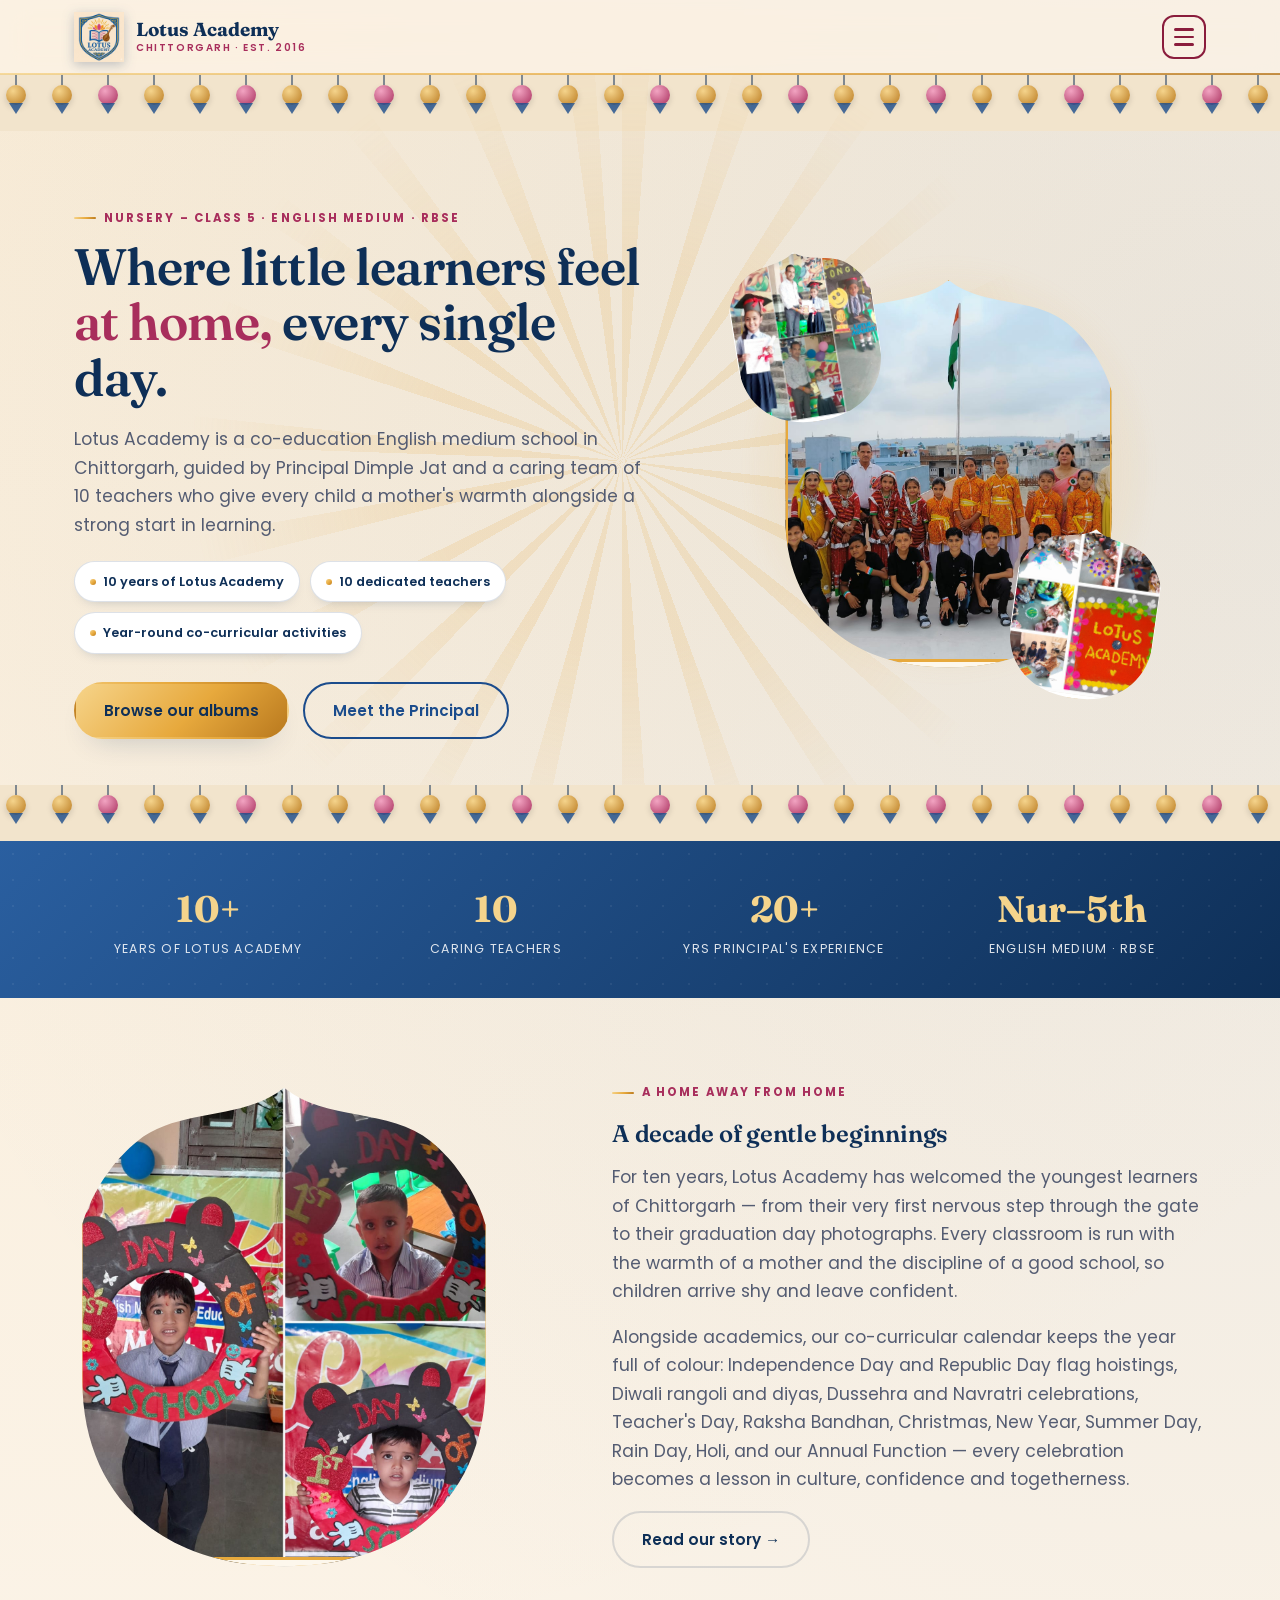
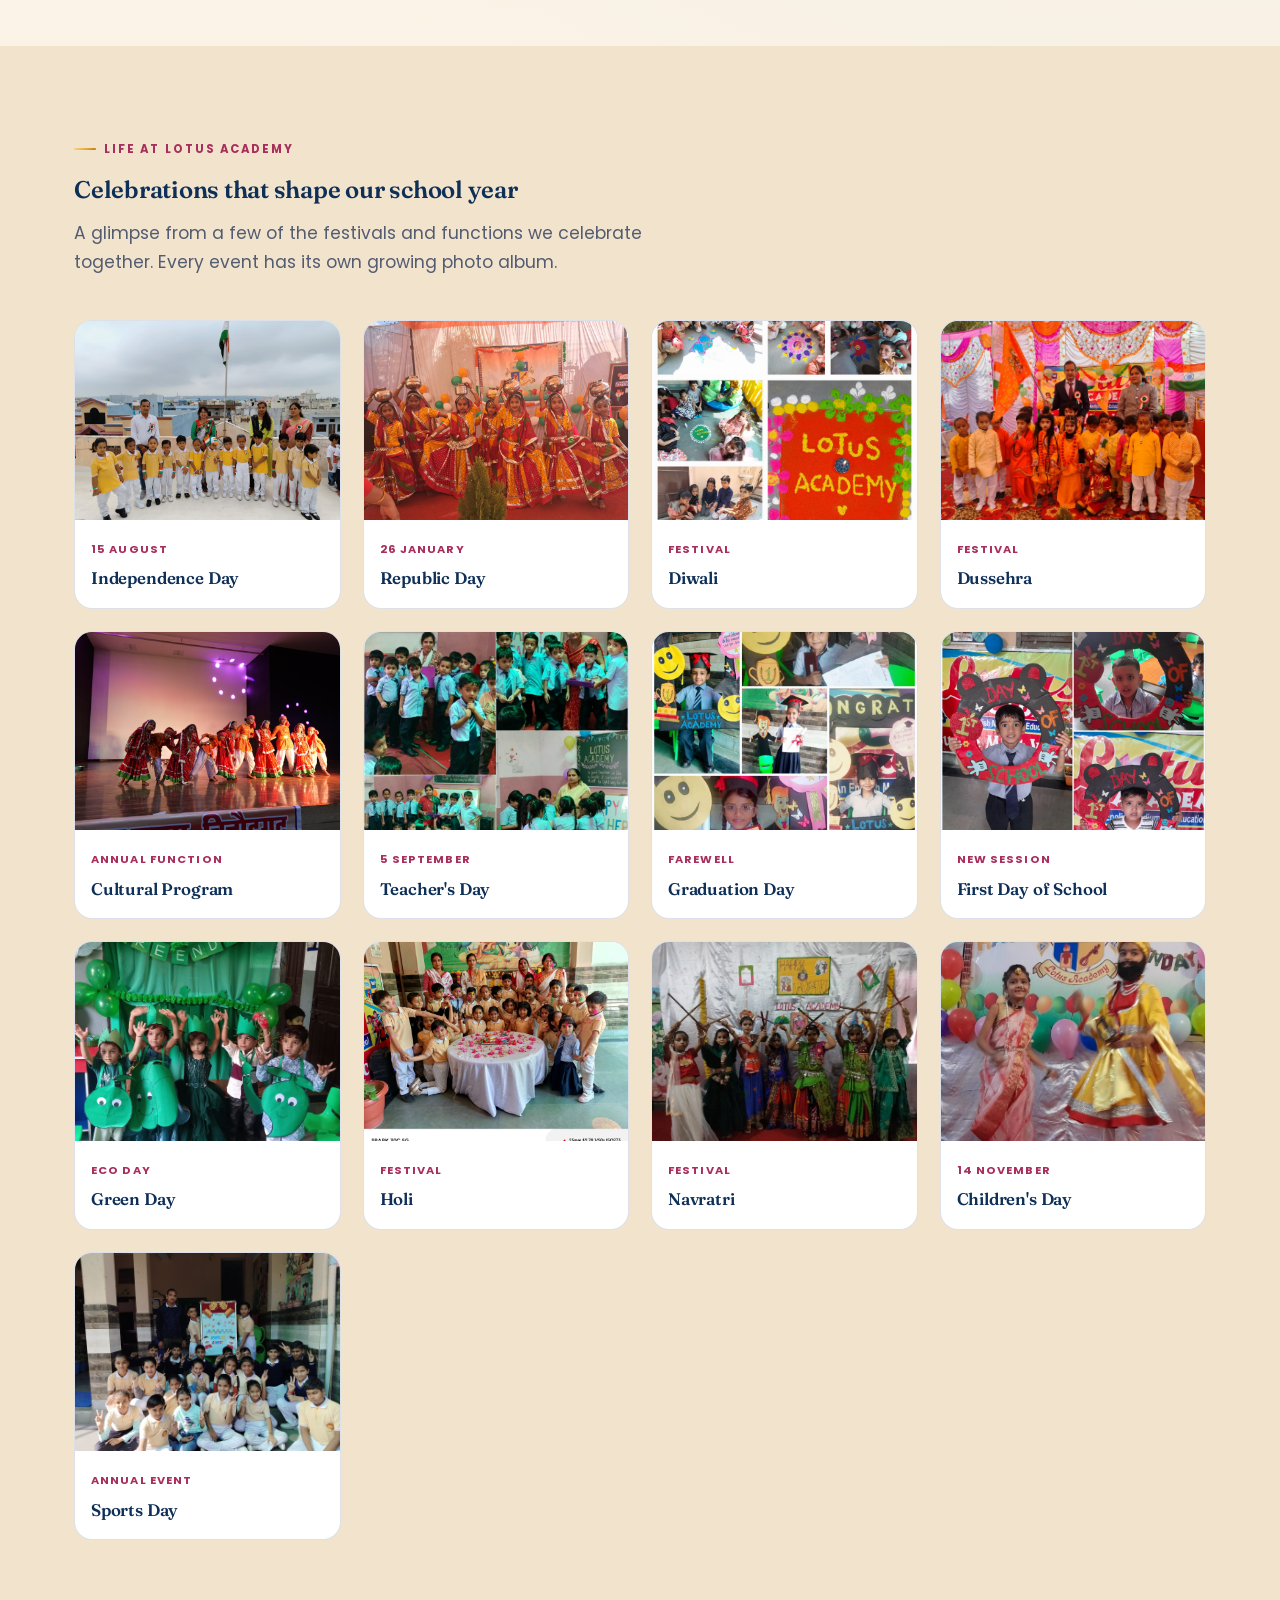
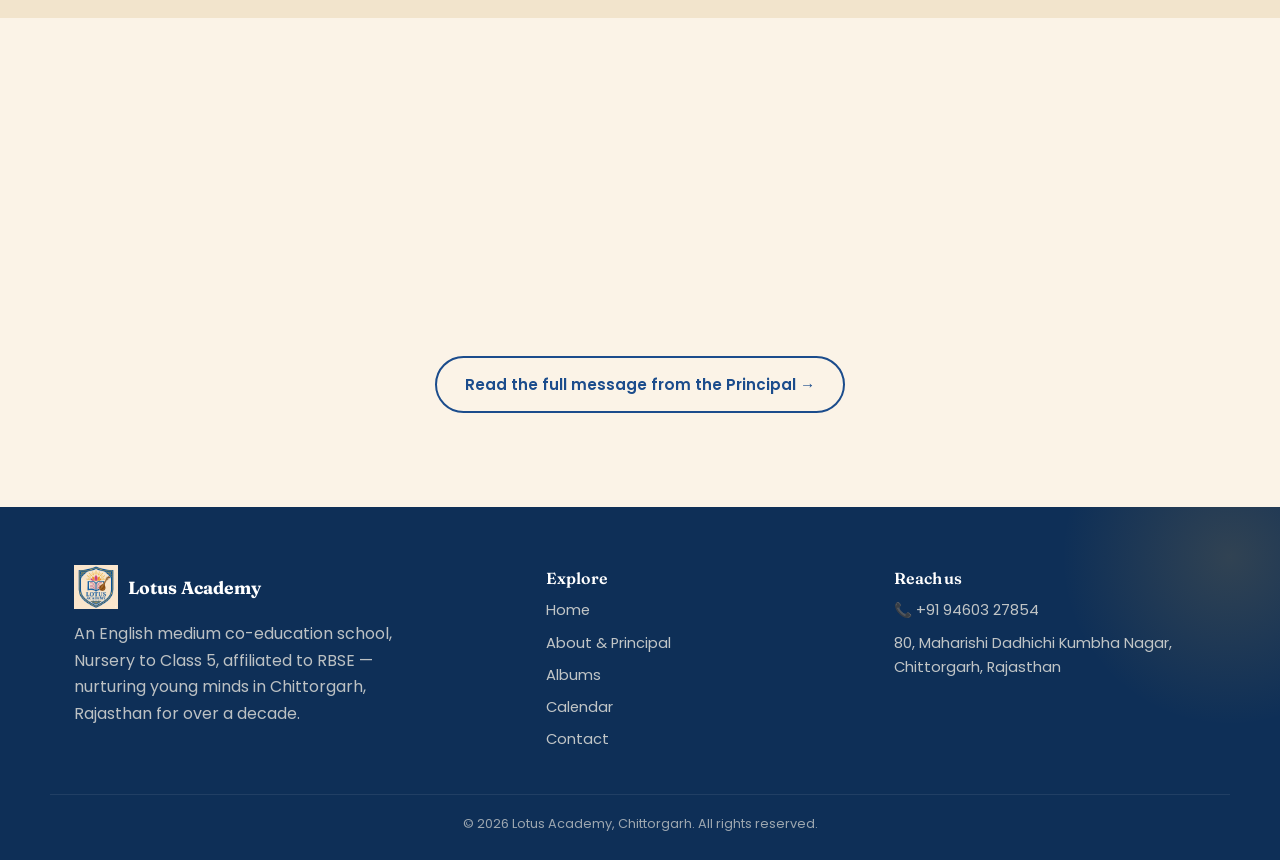
<file: index.html>
<!DOCTYPE html>
<html lang="en">
<head>
<meta charset="UTF-8">
<meta name="viewport" content="width=device-width, initial-scale=1.0">
<title>Lotus Academy — English Medium Co-Ed School, Chittorgarh</title>
<meta name="description" content="Lotus Academy, Chittorgarh — an English medium (RBSE) co-education school for Nursery to Class 5, nurturing young learners for over a decade.">
<link rel="preconnect" href="https://fonts.googleapis.com">
<link href="https://fonts.googleapis.com/css2?family=Fraunces:opsz,wght@9..144,400;9..144,600;9..144,700&family=Poppins:wght@400;500;600;700&display=swap" rel="stylesheet">
<link rel="stylesheet" href="styles.css">

<!-- Hamburger menu + popup styles -->
<style>
  /* purana nav aur purana toggle button chhupa diye (main.js ke liye element rakha hai) */
  .main-nav { display: none !important; }
  .menu-toggle { display: none !important; }

  .header-actions { display: flex; align-items: center; gap: 10px; margin-left: auto; }
  .header-actions .call-btn { white-space: nowrap; }

  .menu-btn {
    display: inline-flex; flex-direction: column; justify-content: center; align-items: center;
    gap: 5px; width: 44px; height: 44px; padding: 0;
    background: transparent; border: 2px solid var(--maroon, #8a1c3c);
    border-radius: 12px; cursor: pointer; transition: background .2s ease;
  }
  .menu-btn span {
    display: block; width: 20px; height: 2.5px; border-radius: 2px;
    background: var(--maroon, #8a1c3c); transition: transform .25s ease, opacity .25s ease;
  }
  .menu-btn:hover { background: rgba(0,0,0,.05); }
  .menu-btn.open span:nth-child(1) { transform: translateY(7.5px) rotate(45deg); }
  .menu-btn.open span:nth-child(2) { opacity: 0; }
  .menu-btn.open span:nth-child(3) { transform: translateY(-7.5px) rotate(-45deg); }

  .menu-overlay {
    position: fixed; inset: 0; z-index: 9999;
    background: rgba(20, 10, 15, .55); backdrop-filter: blur(3px);
    display: flex; align-items: flex-start; justify-content: flex-end;
    padding: 76px 18px 18px;
    opacity: 0; visibility: hidden; transition: opacity .25s ease, visibility .25s ease;
  }
  .menu-overlay.show { opacity: 1; visibility: visible; }

  .menu-popup {
    width: 100%; max-width: 340px; max-height: calc(100vh - 100px); overflow-y: auto;
    background: #fff; border-radius: 20px; padding: 14px;
    box-shadow: 0 20px 50px rgba(0,0,0,.3);
    transform: translateY(-14px) scale(.97); transition: transform .25s ease;
    font-family: 'Poppins', sans-serif;
  }
  .menu-overlay.show .menu-popup { transform: translateY(0) scale(1); }

  .menu-popup-head {
    display: flex; align-items: center; justify-content: space-between;
    padding: 6px 10px 12px; margin-bottom: 6px; border-bottom: 1px solid rgba(0,0,0,.08);
  }
  .menu-popup-head b { font-family: 'Fraunces', serif; font-size: 1.15rem; color: var(--maroon, #8a1c3c); }
  .menu-close {
    width: 34px; height: 34px; border: 0; border-radius: 50%; cursor: pointer;
    background: rgba(0,0,0,.06); font-size: 1.1rem; line-height: 1;
  }
  .menu-close:hover { background: rgba(0,0,0,.12); }

  .menu-popup nav a {
    display: flex; align-items: center; gap: 12px;
    padding: 12px 14px; margin: 2px 0; border-radius: 12px;
    text-decoration: none; color: #2b2b2b; font-weight: 500; font-size: .98rem;
    transition: background .2s ease, transform .2s ease;
  }
  .menu-popup nav a .ic { width: 26px; text-align: center; font-size: 1.15rem; }
  .menu-popup nav a:hover { background: rgba(0,0,0,.06); transform: translateX(3px); }
  .menu-popup nav a.active { background: var(--maroon, #8a1c3c); color: #fff; }
  .menu-popup .menu-call {
    display: block; text-align: center; margin-top: 10px; padding: 12px 14px;
    border-radius: 12px; background: var(--maroon, #8a1c3c); color: #fff;
    text-decoration: none; font-weight: 600;
  }

  body.menu-open { overflow: hidden; }

  @media (max-width: 520px) {
    .header-actions .call-btn { display: none; } /* chhoti screen par call button popup me milega */
    .menu-overlay { padding: 70px 12px 12px; justify-content: center; }
    .menu-popup { max-width: 100%; }
  }
</style>
</head>
<body>

<svg width="0" height="0" style="position:absolute" aria-hidden="true">
  <defs>
    <clipPath id="shieldClip" clipPathUnits="objectBoundingBox">
      <path d="M0.5,0.02 C0.4,0.09 0.25,0.06 0.15,0.13 C0.05,0.20 0.02,0.30 0.02,0.30 L0.02,0.62 C0.02,0.85 0.20,1.0 0.5,1.0 C0.8,1.0 0.98,0.85 0.98,0.62 L0.98,0.30 C0.98,0.30 0.95,0.20 0.85,0.13 C0.75,0.06 0.6,0.09 0.5,0.02 Z"/>
    </clipPath>
  </defs>
</svg>

<header class="site-header">
  <div class="header-inner">
    <a href="index.html" class="brand">
      <img src="logo.jpg" alt="Lotus Academy crest">
      <span class="name">Lotus Academy<small>Chittorgarh · Est. 2016</small></span>
    </a>

    <!-- purana nav (khali, hidden) — main.js ke liye element bacha ke rakha hai -->
    <nav class="main-nav" aria-hidden="true"></nav>
    <div class="header-actions">
      <button class="menu-btn" id="menuBtn" aria-label="Open menu" aria-expanded="false" aria-controls="menuOverlay">
        <span></span><span></span><span></span>
      </button>
    </div>


    <!-- purana toggle (hidden, sirf compatibility ke liye) -->
    <button class="menu-toggle" aria-label="Toggle menu" aria-expanded="false" aria-hidden="true" tabindex="-1">☰</button>
  </div>
</header>

<!-- Menu popup -->
<div class="menu-overlay" id="menuOverlay" aria-hidden="true">
  <div class="menu-popup" role="dialog" aria-modal="true" aria-label="Site menu">
    <div class="menu-popup-head">
      <b>Menu</b>
      <button class="menu-close" id="menuClose" aria-label="Close menu">✕</button>
    </div>
    <nav>
      <a href="index.html" class="active"><span class="ic"></span>Home</a>
      <a href="about.html"><span class="ic"></span>About &amp; Principal</a>
      <a href="staff.html"><span class="ic"></span>Staff Details</a>
      <a href="fees.html"><span class="ic"></span>Fees Structure</a>
      <a href="gallery.html"><span class="ic"></span>Albums</a>
      <a href="calendar.html"><span class="ic"></span>Calendar</a>
      <a href="contact.html"><span class="ic"></span>Contact</a>
    </nav>
    <a href="tel:+919460327854" class="menu-call">📞 Call: 9460327854</a>
  </div>
</div>

<div class="toran"></div>

<section class="hero">
  <div class="sunburst" aria-hidden="true"></div>
  <div class="wrap hero-inner">
    <div class="reveal">
      <p class="eyebrow">Nursery – Class 5 · English Medium · RBSE</p>
      <h1>Where little learners feel<br><em>at home,</em> every single day.</h1>
      <p class="lede">Lotus Academy is a co-education English medium school in Chittorgarh, guided by Principal Dimple Jat and a caring team of 10 teachers who give every child a mother's warmth alongside a strong start in learning.</p>
      <div class="hero-badges">
        <span class="badge"><span class="dot"></span>10 years of Lotus Academy</span>
        <span class="badge"><span class="dot"></span>10 dedicated teachers</span>
        <span class="badge"><span class="dot"></span>Year-round co-curricular activities</span>
      </div>
      <div class="hero-cta">
        <a href="gallery.html" class="btn btn-primary">Browse our albums</a>
        <a href="about.html" class="btn btn-outline">Meet the Principal</a>
      </div>
    </div>
    <div class="crest-stage reveal">
      <div class="crest-glow" aria-hidden="true"></div>
      <div class="crest-frame">
        <img src="id-5.jpg" alt="Students of Lotus Academy in traditional dress on Independence Day">
      </div>
      <div class="crest-mini a"><img src="dw-2.jpg" alt="Diwali rangoli by students"></div>
      <div class="crest-mini b"><img src="gr-2.jpg" alt="Graduation day at Lotus Academy"></div>
    </div>
  </div>
</section>

<div class="toran"></div>

<section class="stat-strip">
  <div class="wrap stat-grid reveal-stagger">
    <div><div class="num"><span data-count="10" data-suffix="+">0</span></div><div class="lbl">Years of Lotus Academy</div></div>
    <div><div class="num"><span data-count="10">0</span></div><div class="lbl">Caring Teachers</div></div>
    <div><div class="num"><span data-count="20" data-suffix="+">0</span></div><div class="lbl">Yrs Principal's Experience</div></div>
    <div><div class="num">Nur–5th</div><div class="lbl">English Medium · RBSE</div></div>
  </div>
</section>

<section class="section">
  <div class="wrap split">
    <div class="crest-frame reveal">
      <img src="fd-1.jpg" alt="Little students on their first day of school at Lotus Academy">
    </div>
    <div class="reveal">
      <p class="eyebrow">A home away from home</p>
      <h2>A decade of gentle beginnings</h2>
      <p class="lede">For ten years, Lotus Academy has welcomed the youngest learners of Chittorgarh — from their very first nervous step through the gate to their graduation day photographs. Every classroom is run with the warmth of a mother and the discipline of a good school, so children arrive shy and leave confident.</p>
      <p class="lede">Alongside academics, our co-curricular calendar keeps the year full of colour: Independence Day and Republic Day flag hoistings, Diwali rangoli and diyas, Dussehra and Navratri celebrations, Teacher's Day, Raksha Bandhan, Christmas, New Year, Summer Day, Rain Day, Holi, and our Annual Function — every celebration becomes a lesson in culture, confidence and togetherness.</p>
      <a href="about.html" class="btn btn-ghost">Read our story →</a>
    </div>
  </div>
</section>

<section class="section alt">
  <div class="wrap">
    <div class="section-head reveal">
     
      <p class="eyebrow">Life at Lotus Academy</p>
      <h2>Celebrations that shape our school year</h2>
      <p class="lede">A glimpse from a few of the festivals and functions we celebrate together. Every event has its own growing photo album.</p>
    </div>
    <div class="grid-cards reveal-stagger">
      <a class="event-card" href="gallery.html#independence-day">
        <div class="thumb"><img src="id-2.jpg" alt="Independence Day flag hoisting"></div>
        <div class="cap"><span class="tag">15 August</span><h4>Independence Day</h4></div>
      </a>
      <a class="event-card" href="gallery.html#republic-day">
        <div class="thumb"><img src="rd-2.jpg" alt="Republic Day celebration"></div>
        <div class="cap"><span class="tag">26 January</span><h4>Republic Day</h4></div>
      </a>
      <a class="event-card" href="gallery.html#diwali">
        <div class="thumb"><img src="dw-2.jpg" alt="Diwali celebrations with rangoli"></div>
        <div class="cap"><span class="tag">Festival</span><h4>Diwali</h4></div>
      </a>
      <a class="event-card" href="gallery.html#dussehra">
        <div class="thumb"><img src="ds-1.jpg" alt="Dussehra Ram Leela performance"></div>
        <div class="cap"><span class="tag">Festival</span><h4>Dussehra</h4></div>
      </a>
      <a class="event-card" href="gallery.html#annual-function">
        <div class="thumb"><img src="af-1.jpg" alt="Annual Function stage performance"></div>
        <div class="cap"><span class="tag">Annual Function</span><h4>Cultural Program</h4></div>
      </a>
      <a class="event-card" href="gallery.html#teachers-day">
        <div class="thumb"><img src="td-1.jpg" alt="Teacher's Day celebration"></div>
        <div class="cap"><span class="tag">5 September</span><h4>Teacher's Day</h4></div>
      </a>
      <a class="event-card" href="gallery.html#graduation">
        <div class="thumb"><img src="gr-1.jpg" alt="Graduation Day"></div>
        <div class="cap"><span class="tag">Farewell</span><h4>Graduation Day</h4></div>
      </a>
      <a class="event-card" href="gallery.html#first-day">
        <div class="thumb"><img src="fd-1.jpg" alt="First Day of School"></div>
        <div class="cap"><span class="tag">New Session</span><h4>First Day of School</h4></div>
      </a>
      <a class="event-card" href="gallery.html#green-day">
        <div class="thumb"><img src="gd-2.jpg" alt="Green Day celebration"></div>
        <div class="cap"><span class="tag">Eco Day</span><h4>Green Day</h4></div>
      </a>
      <a class="event-card" href="gallery.html#holi">
        <div class="thumb"><img src="ho-3.jpg" alt="Holi celebration"></div>
        <div class="cap"><span class="tag">Festival</span><h4>Holi</h4></div>
      </a>
      <a class="event-card" href="gallery.html#navratri">
        <div class="thumb"><img src="nv-7.jpg" alt="Navratri fancy dress celebration"></div>
        <div class="cap"><span class="tag">Festival</span><h4>Navratri</h4></div>
      </a>
      <a class="event-card" href="gallery.html#childrens-day">
        <div class="thumb"><img src="cd-7.jpg" alt="Children's Day celebration"></div>
        <div class="cap"><span class="tag">14 November</span><h4>Children's Day</h4></div>
      </a>
      <a class="event-card" href="gallery.html#sports-day">
        <div class="thumb"><img src="sp-1.jpg" alt="Sports Day celebration"></div>
        <div class="cap"><span class="tag">Annual Event</span><h4>Sports Day</h4></div>
      </a>
    </div>
  </div>
</section>

<section class="section">
  <div class="wrap">
    <div class="quote-block reveal">
      <p>"Every child who walks through our gates carries a spark. Our only work — as teachers and as a school — is to protect that spark, and to help it grow into confidence."</p>
      <div class="quote-attrib">
        <img src="principal.jpeg" alt="Dimple Jat, Principal">
        <div class="who"><b>Dimple Jat</b><span>Principal, Lotus Academy · 20+ years in early education</span></div>
      </div>
    </div>
    <p class="center" style="margin-top:22px;"><a href="about.html" class="btn btn-outline">Read the full message from the Principal →</a></p>
  </div>
</section>

<footer>
  <div class="wrap footer-grid">
    <div>
      <div class="foot-brand">
        <img src="logo.jpg" alt="Lotus Academy crest">
        <b>Lotus Academy</b>
      </div>
      <p style="opacity:.8;max-width:320px;">An English medium co-education school, Nursery to Class 5, affiliated to RBSE — nurturing young minds in Chittorgarh, Rajasthan for over a decade.</p>
    </div>
    <div>
      <h4>Explore</h4>
      <a href="index.html">Home</a>
      <a href="about.html">About &amp; Principal</a>
      <a href="gallery.html">Albums</a>
       <a href="calendar.html">Calendar</a>
      <a href="contact.html">Contact</a>
    </div>
    <div>
      <h4>Reach us</h4>
      <a href="tel:+919460327854">📞 +91 94603 27854</a>
      <a href="contact.html">80, Maharishi Dadhichi Kumbha Nagar, Chittorgarh, Rajasthan</a>
    </div>
  </div>
  <div class="copyline wrap">© <span id="yr"></span> Lotus Academy, Chittorgarh. All rights reserved.</div>
</footer>

<script>document.getElementById('yr').textContent = new Date().getFullYear();</script>

<!-- Hamburger menu popup logic -->
<script>
(function () {
  var btn = document.getElementById('menuBtn');
  var overlay = document.getElementById('menuOverlay');
  var closeBtn = document.getElementById('menuClose');
  if (!btn || !overlay) return;

  function openMenu() {
    overlay.classList.add('show');
    overlay.setAttribute('aria-hidden', 'false');
    btn.classList.add('open');
    btn.setAttribute('aria-expanded', 'true');
    document.body.classList.add('menu-open');
  }
  function closeMenu() {
    overlay.classList.remove('show');
    overlay.setAttribute('aria-hidden', 'true');
    btn.classList.remove('open');
    btn.setAttribute('aria-expanded', 'false');
    document.body.classList.remove('menu-open');
  }

  btn.addEventListener('click', function () {
    overlay.classList.contains('show') ? closeMenu() : openMenu();
  });
  closeBtn.addEventListener('click', closeMenu);
  overlay.addEventListener('click', function (e) { if (e.target === overlay) closeMenu(); });
  document.addEventListener('keydown', function (e) { if (e.key === 'Escape') closeMenu(); });
  overlay.querySelectorAll('a').forEach(function (a) { a.addEventListener('click', closeMenu); });
})();
</script>

<script src="main.js"></script>
</body>
</html>
</file>
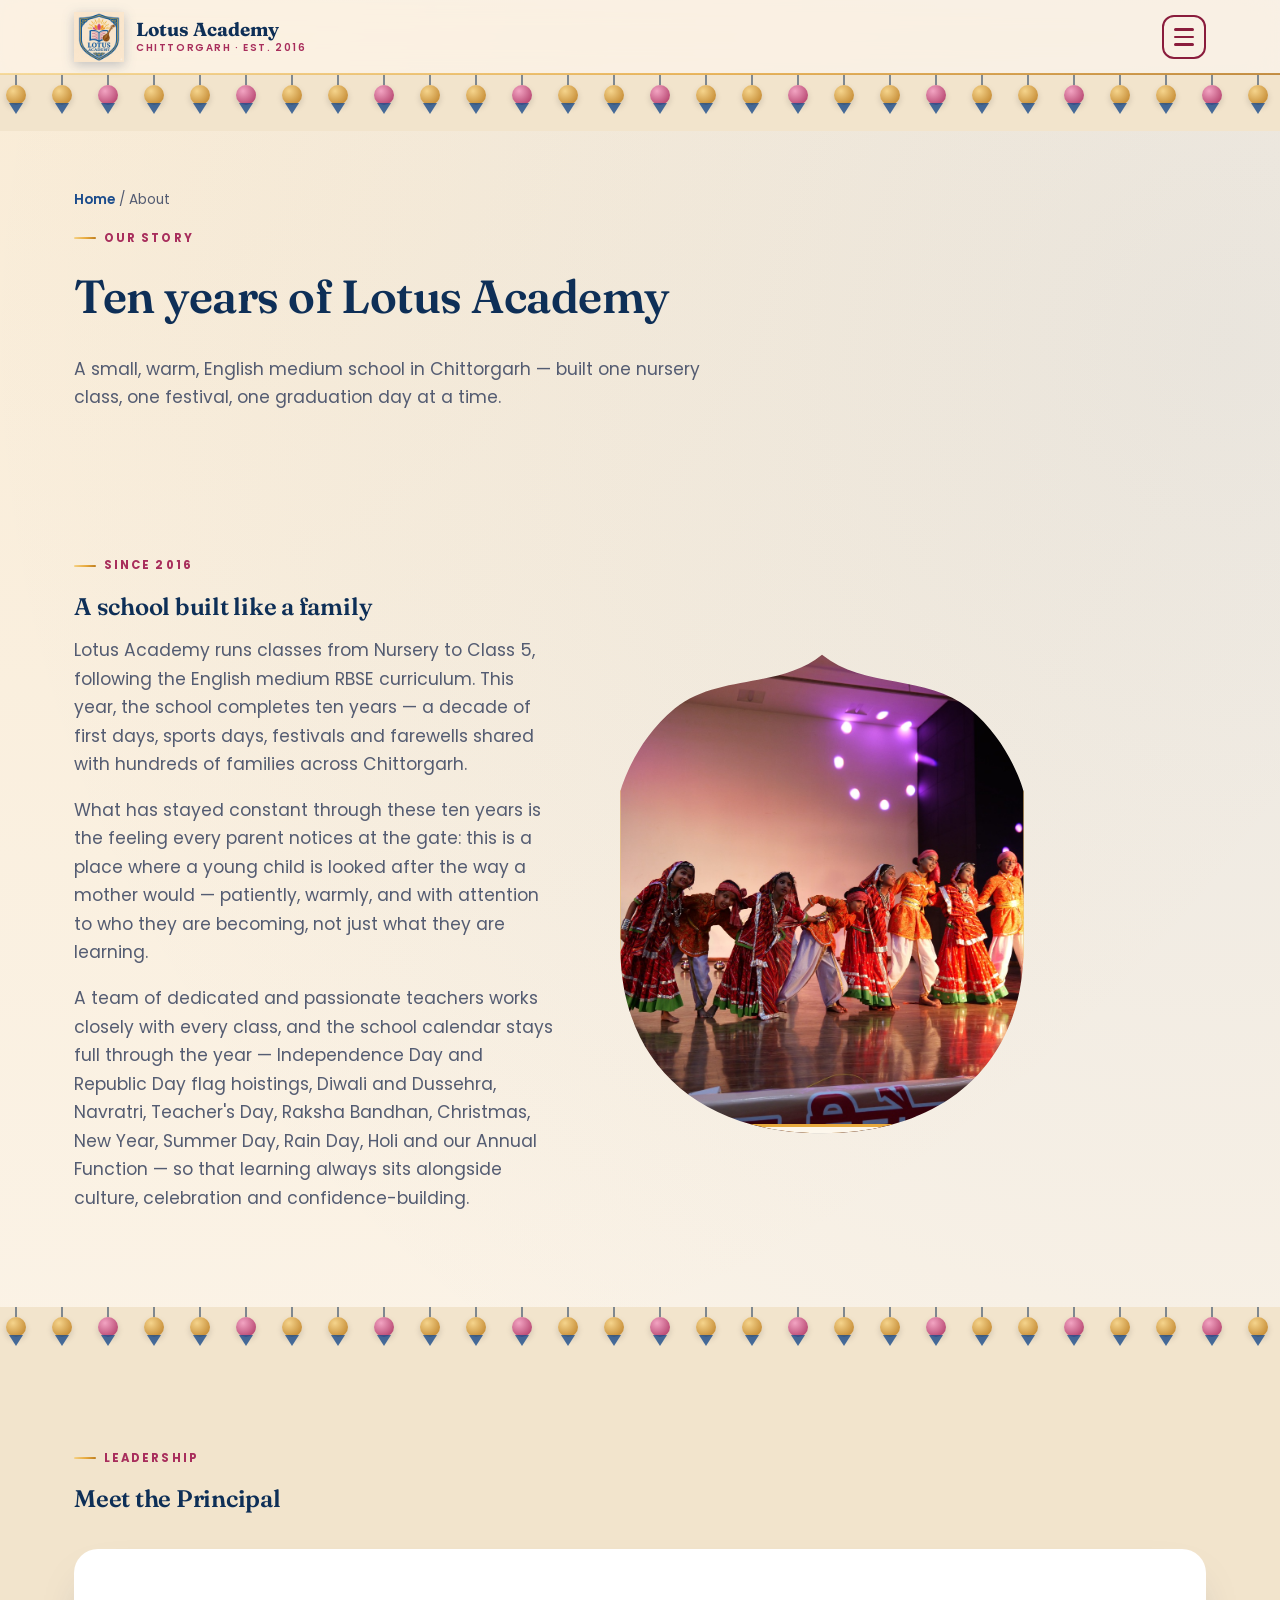
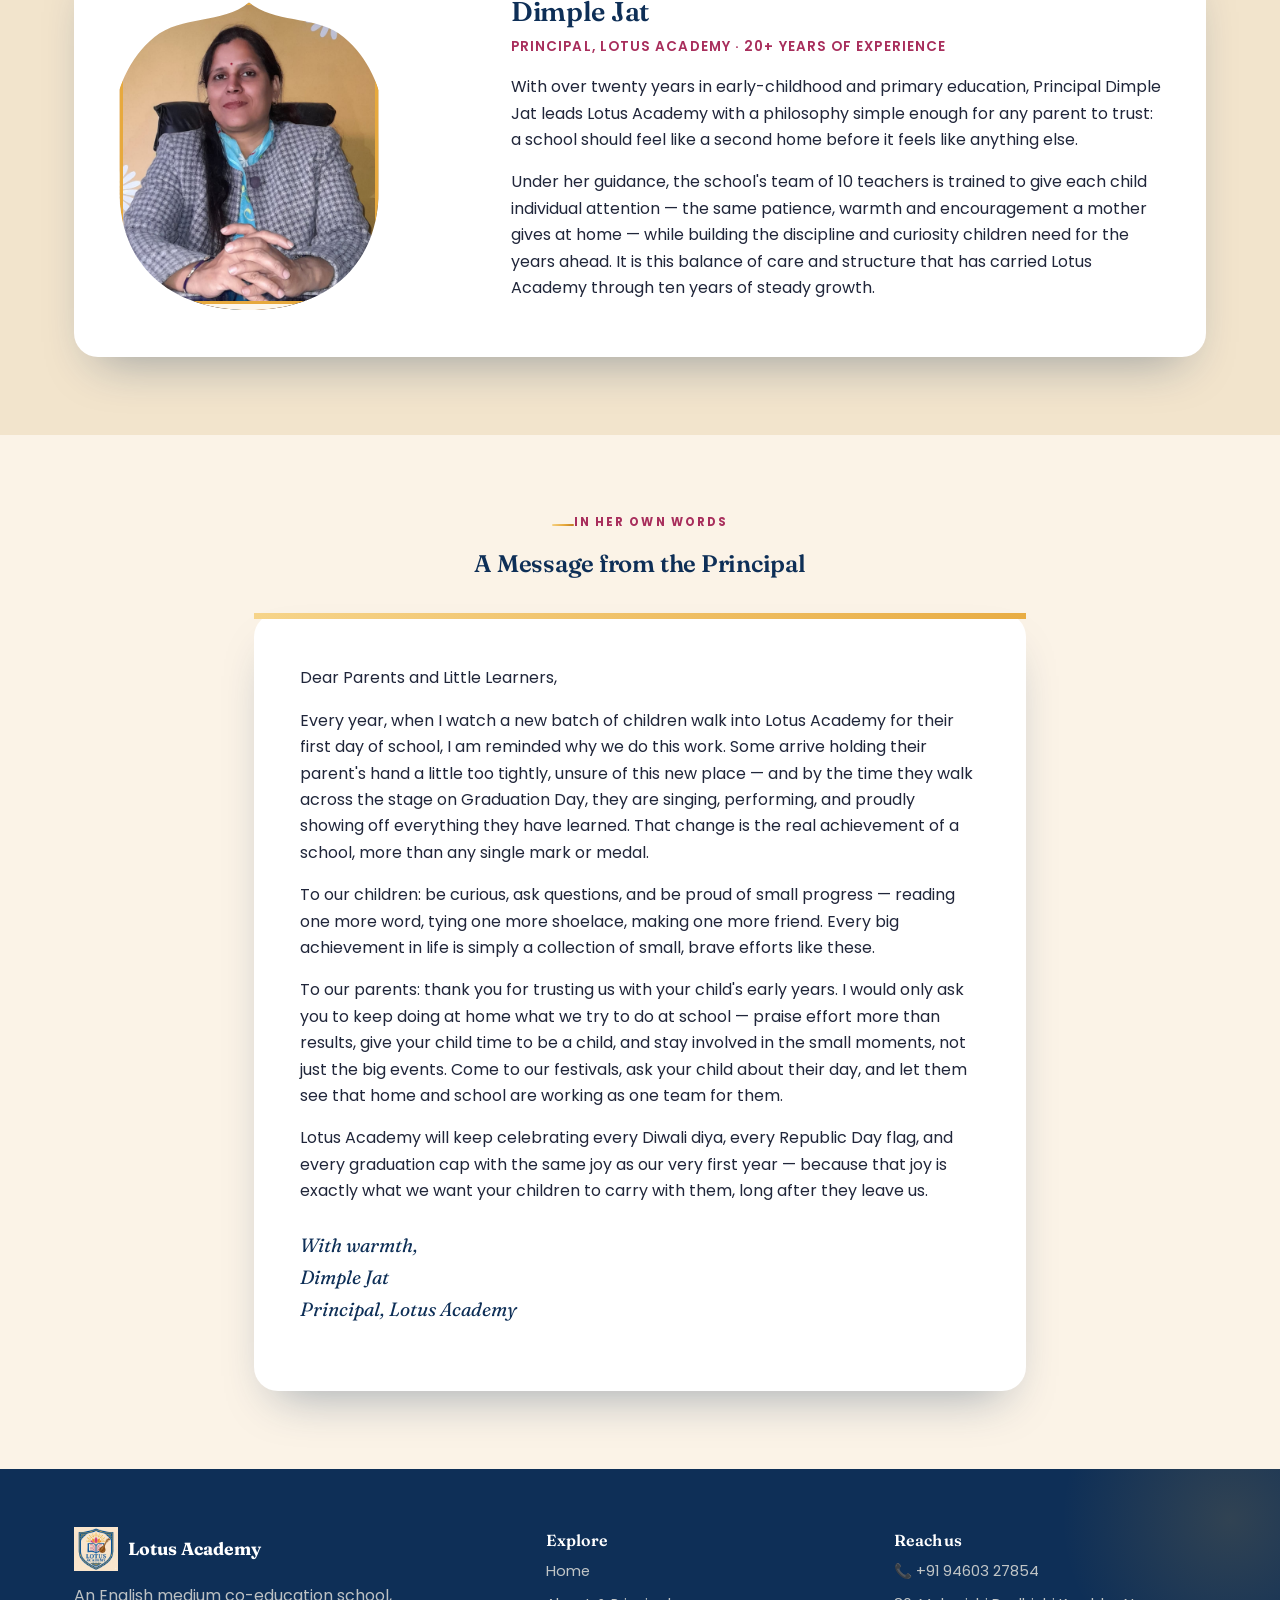
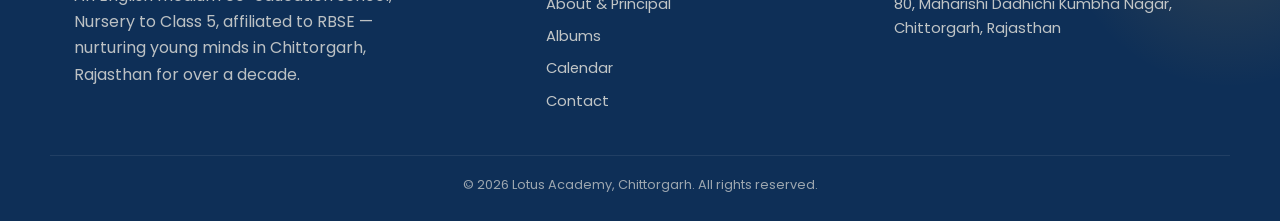
<file: about.html>
<!DOCTYPE html>
<html lang="en">
<head>
<meta charset="UTF-8">
<meta name="viewport" content="width=device-width, initial-scale=1.0">
<title>About &amp; Principal's Message — Lotus Academy</title>
<meta name="description" content="Learn about Lotus Academy's decade-long journey and read a message from Principal Dimple Jat.">
<link rel="preconnect" href="https://fonts.googleapis.com">
<link href="https://fonts.googleapis.com/css2?family=Fraunces:opsz,wght@9..144,400;9..144,600;9..144,700&family=Poppins:wght@400;500;600;700&display=swap" rel="stylesheet">
<link rel="stylesheet" href="styles.css">

<!-- Hamburger menu + popup styles -->
<style>
  /* purana nav aur purana toggle button chhupa diye (main.js ke liye element rakha hai) */
  .main-nav { display: none !important; }
  .menu-toggle { display: none !important; }

  .header-actions { display: flex; align-items: center; gap: 10px; margin-left: auto; }
  .header-actions .call-btn { white-space: nowrap; }

  .menu-btn {
    display: inline-flex; flex-direction: column; justify-content: center; align-items: center;
    gap: 5px; width: 44px; height: 44px; padding: 0;
    background: transparent; border: 2px solid var(--maroon, #8a1c3c);
    border-radius: 12px; cursor: pointer; transition: background .2s ease;
  }
  .menu-btn span {
    display: block; width: 20px; height: 2.5px; border-radius: 2px;
    background: var(--maroon, #8a1c3c); transition: transform .25s ease, opacity .25s ease;
  }
  .menu-btn:hover { background: rgba(0,0,0,.05); }
  .menu-btn.open span:nth-child(1) { transform: translateY(7.5px) rotate(45deg); }
  .menu-btn.open span:nth-child(2) { opacity: 0; }
  .menu-btn.open span:nth-child(3) { transform: translateY(-7.5px) rotate(-45deg); }

  .menu-overlay {
    position: fixed; inset: 0; z-index: 9999;
    background: rgba(20, 10, 15, .55); backdrop-filter: blur(3px);
    display: flex; align-items: flex-start; justify-content: flex-end;
    padding: 76px 18px 18px;
    opacity: 0; visibility: hidden; transition: opacity .25s ease, visibility .25s ease;
  }
  .menu-overlay.show { opacity: 1; visibility: visible; }

  .menu-popup {
    width: 100%; max-width: 340px; max-height: calc(100vh - 100px); overflow-y: auto;
    background: #fff; border-radius: 20px; padding: 14px;
    box-shadow: 0 20px 50px rgba(0,0,0,.3);
    transform: translateY(-14px) scale(.97); transition: transform .25s ease;
    font-family: 'Poppins', sans-serif;
  }
  .menu-overlay.show .menu-popup { transform: translateY(0) scale(1); }

  .menu-popup-head {
    display: flex; align-items: center; justify-content: space-between;
    padding: 6px 10px 12px; margin-bottom: 6px; border-bottom: 1px solid rgba(0,0,0,.08);
  }
  .menu-popup-head b { font-family: 'Fraunces', serif; font-size: 1.15rem; color: var(--maroon, #8a1c3c); }
  .menu-close {
    width: 34px; height: 34px; border: 0; border-radius: 50%; cursor: pointer;
    background: rgba(0,0,0,.06); font-size: 1.1rem; line-height: 1;
  }
  .menu-close:hover { background: rgba(0,0,0,.12); }

  .menu-popup nav a {
    display: flex; align-items: center; gap: 12px;
    padding: 12px 14px; margin: 2px 0; border-radius: 12px;
    text-decoration: none; color: #2b2b2b; font-weight: 500; font-size: .98rem;
    transition: background .2s ease, transform .2s ease;
  }
  .menu-popup nav a .ic { width: 26px; text-align: center; font-size: 1.15rem; }
  .menu-popup nav a:hover { background: rgba(0,0,0,.06); transform: translateX(3px); }
  .menu-popup nav a.active { background: var(--maroon, #8a1c3c); color: #fff; }
  .menu-popup .menu-call {
    display: block; text-align: center; margin-top: 10px; padding: 12px 14px;
    border-radius: 12px; background: var(--maroon, #8a1c3c); color: #fff;
    text-decoration: none; font-weight: 600;
  }

  body.menu-open { overflow: hidden; }

  @media (max-width: 520px) {
    .header-actions .call-btn { display: none; } /* chhoti screen par call button popup me milega */
    .menu-overlay { padding: 70px 12px 12px; justify-content: center; }
    .menu-popup { max-width: 100%; }
  }

  /* Page notice card */
  .notice-card {
    max-width: 760px; margin: 34px auto 0; padding: 44px 34px; text-align: center;
    background: #fff; border-radius: 22px; border: 1px solid rgba(0,0,0,.08);
    box-shadow: 0 14px 40px rgba(0,0,0,.08);
  }
  .notice-card .notice-ic {
    width: 84px; height: 84px; margin: 0 auto 18px; display: flex; align-items: center; justify-content: center;
    font-size: 2.4rem; border-radius: 50%; background: rgba(0,0,0,.05);
  }
  .notice-card h3 { font-family: 'Fraunces', serif; font-size: 1.6rem; margin: 0 0 12px; color: var(--maroon, #8a1c3c); }
  .notice-card p { font-family: 'Poppins', sans-serif; line-height: 1.8; margin: 0 0 10px; color: #444; }
  .notice-card .notice-actions { display: flex; gap: 12px; justify-content: center; flex-wrap: wrap; margin-top: 24px; }
  @media (max-width: 520px) { .notice-card { padding: 32px 20px; } }
</style>
  
</head>
<body>

<svg width="0" height="0" style="position:absolute" aria-hidden="true">
  <defs>
    <clipPath id="shieldClip" clipPathUnits="objectBoundingBox">
      <path d="M0.5,0.02 C0.4,0.09 0.25,0.06 0.15,0.13 C0.05,0.20 0.02,0.30 0.02,0.30 L0.02,0.62 C0.02,0.85 0.20,1.0 0.5,1.0 C0.8,1.0 0.98,0.85 0.98,0.62 L0.98,0.30 C0.98,0.30 0.95,0.20 0.85,0.13 C0.75,0.06 0.6,0.09 0.5,0.02 Z"/>
    </clipPath>
  </defs>
</svg>

<header class="site-header">
  <div class="header-inner">
    <a href="index.html" class="brand">
      <img src="logo.jpg" alt="Lotus Academy crest">
      <span class="name">Lotus Academy<small>Chittorgarh · Est. 2016</small></span>
    </a>
    
    <!-- purana nav (khali, hidden) — main.js ke liye element bacha ke rakha hai -->
    <nav class="main-nav" aria-hidden="true"></nav>

    <div class="header-actions">
      
      <button class="menu-btn" id="menuBtn" aria-label="Open menu" aria-expanded="false" aria-controls="menuOverlay">
        <span></span><span></span><span></span>
      </button>
    </div>

    <!-- purana toggle (hidden, sirf compatibility ke liye) -->
    <button class="menu-toggle" aria-label="Toggle menu" aria-expanded="false" aria-hidden="true" tabindex="-1">☰</button>
  </div>
</header>

<!-- Menu popup -->
<div class="menu-overlay" id="menuOverlay" aria-hidden="true">
  <div class="menu-popup" role="dialog" aria-modal="true" aria-label="Site menu">
    <div class="menu-popup-head">
      <b>Menu</b>
      <button class="menu-close" id="menuClose" aria-label="Close menu">✕</button>
    </div>
    <nav>
      <a href="index.html"><span class="ic"></span>Home</a>
      <a href="about.html" class="active"><span class="ic"></span>About &amp; Principal</a>
      <a href="staff.html"><span class="ic"></span>Staff Details</a>
      <a href="fees.html"><span class="ic"></span>Fees Structure</a>
      <a href="gallery.html"><span class="ic"></span>Albums</a>
      <a href="calendar.html"><span class="ic"></span>Calendar</a>
      <a href="contact.html"><span class="ic"></span>Contact</a>
    </nav>
    <a href="tel:+919460327854" class="menu-call">📞 Call: 9460327854</a>
  </div>
</div>

<div class="toran"></div>

<section class="page-hero">
  <div class="wrap reveal">
    <p class="crumb"><a href="index.html">Home</a> / About</p>
    <p class="eyebrow">Our Story</p>
    <h1>Ten years of Lotus Academy</h1>
    <p class="lede">A small, warm, English medium school in Chittorgarh — built one nursery class, one festival, one graduation day at a time.</p>
  </div>
</section>

<section class="section">
  <div class="wrap split">
    <div class="reveal">
      <p class="eyebrow">Since 2016</p>
      <h2>A school built like a family</h2>
      <p class="lede">Lotus Academy runs classes from Nursery to Class 5, following the English medium RBSE curriculum. This year, the school completes ten years — a decade of first days, sports days, festivals and farewells shared with hundreds of families across Chittorgarh.</p>
      <p class="lede">What has stayed constant through these ten years is the feeling every parent notices at the gate: this is a place where a young child is looked after the way a mother would — patiently, warmly, and with attention to who they are becoming, not just what they are learning.</p>
      <p class="lede">A team of dedicated and passionate teachers works closely with every class, and the school calendar stays full through the year — Independence Day and Republic Day flag hoistings, Diwali and Dussehra, Navratri, Teacher's Day, Raksha Bandhan, Christmas, New Year, Summer Day, Rain Day, Holi and our Annual Function — so that learning always sits alongside culture, celebration and confidence-building.</p>
    </div>
    <div class="crest-frame reveal">
      <img src="af-1.jpg" alt="Cultural performance at Lotus Academy's Annual Function">
    </div>
  </div>
</section>

<div class="toran"></div>

<section class="section alt">
  <div class="wrap">
    <p class="eyebrow">Leadership</p>
    <h2 style="margin-bottom:30px;">Meet the Principal</h2>
    <div class="principal-card reveal">
      <div class="crest-frame">
        <img src="principal.jpeg" alt="Dimple Jat, Principal of Lotus Academy">
      </div>
      <div>
        <h3>Dimple Jat</h3>
        <p class="role">Principal, Lotus Academy · 20+ Years of Experience</p>
        <p>With over twenty years in early-childhood and primary education, Principal Dimple Jat leads Lotus Academy with a philosophy simple enough for any parent to trust: a school should feel like a second home before it feels like anything else.</p>
        <p>Under her guidance, the school's team of 10 teachers is trained to give each child individual attention — the same patience, warmth and encouragement a mother gives at home — while building the discipline and curiosity children need for the years ahead. It is this balance of care and structure that has carried Lotus Academy through ten years of steady growth.</p>
      </div>
    </div>
  </div>
</section>

<section class="section">
  <div class="wrap" style="max-width:820px;">
    <p class="eyebrow center" style="display:block;text-align:center;">In her own words</p>
    <h2 class="center">A Message from the Principal</h2>
    <div class="letter reveal" style="margin-top:30px;">
      <p>Dear Parents and Little Learners,</p>
      <p>Every year, when I watch a new batch of children walk into Lotus Academy for their first day of school, I am reminded why we do this work. Some arrive holding their parent's hand a little too tightly, unsure of this new place — and by the time they walk across the stage on Graduation Day, they are singing, performing, and proudly showing off everything they have learned. That change is the real achievement of a school, more than any single mark or medal.</p>
      <p>To our children: be curious, ask questions, and be proud of small progress — reading one more word, tying one more shoelace, making one more friend. Every big achievement in life is simply a collection of small, brave efforts like these.</p>
      <p>To our parents: thank you for trusting us with your child's early years. I would only ask you to keep doing at home what we try to do at school — praise effort more than results, give your child time to be a child, and stay involved in the small moments, not just the big events. Come to our festivals, ask your child about their day, and let them see that home and school are working as one team for them.</p>
      <p>Lotus Academy will keep celebrating every Diwali diya, every Republic Day flag, and every graduation cap with the same joy as our very first year — because that joy is exactly what we want your children to carry with them, long after they leave us.</p>
      <p class="sign">With warmth,<br>Dimple Jat<br>Principal, Lotus Academy</p>
    </div>
  </div>
</section>

<footer>
  <div class="wrap footer-grid">
    <div>
      <div class="foot-brand">
        <img src="logo.jpg" alt="Lotus Academy crest">
        <b>Lotus Academy</b>
      </div>
      <p style="opacity:.8;max-width:320px;">An English medium co-education school, Nursery to Class 5, affiliated to RBSE — nurturing young minds in Chittorgarh, Rajasthan for over a decade.</p>
    </div>
    <div>
      <h4>Explore</h4>
      <a href="index.html">Home</a>
      <a href="about.html">About &amp; Principal</a>
      <a href="gallery.html">Albums</a>
      <a href="calendar.html">Calendar</a>
       <a href="contact.html">Contact</a>
    </div>
    <div>
      <h4>Reach us</h4>
      <a href="tel:+919460327854">📞 +91 94603 27854</a>
      <a href="contact.html">80, Maharishi Dadhichi Kumbha Nagar, Chittorgarh, Rajasthan</a>
    </div>
  </div>
  <div class="copyline wrap">© <span id="yr"></span> Lotus Academy, Chittorgarh. All rights reserved.</div>
</footer>

<script>document.getElementById('yr').textContent = new Date().getFullYear();</script>

<!-- Hamburger menu popup logic (YE MISSING THA) -->
<script>
(function () {
  var btn = document.getElementById('menuBtn');
  var overlay = document.getElementById('menuOverlay');
  var closeBtn = document.getElementById('menuClose');
  if (!btn || !overlay) return;

  function openMenu() {
    overlay.classList.add('show');
    overlay.setAttribute('aria-hidden', 'false');
    btn.classList.add('open');
    btn.setAttribute('aria-expanded', 'true');
    document.body.classList.add('menu-open');
  }
  function closeMenu() {
    overlay.classList.remove('show');
    overlay.setAttribute('aria-hidden', 'true');
    btn.classList.remove('open');
    btn.setAttribute('aria-expanded', 'false');
    document.body.classList.remove('menu-open');
  }

  btn.addEventListener('click', function () {
    overlay.classList.contains('show') ? closeMenu() : openMenu();
  });
  closeBtn.addEventListener('click', closeMenu);
  overlay.addEventListener('click', function (e) { if (e.target === overlay) closeMenu(); });
  document.addEventListener('keydown', function (e) { if (e.key === 'Escape') closeMenu(); });
  overlay.querySelectorAll('a').forEach(function (a) { a.addEventListener('click', closeMenu); });
})();
</script>

<script src="main.js"></script>
</body>
</html>
</file>
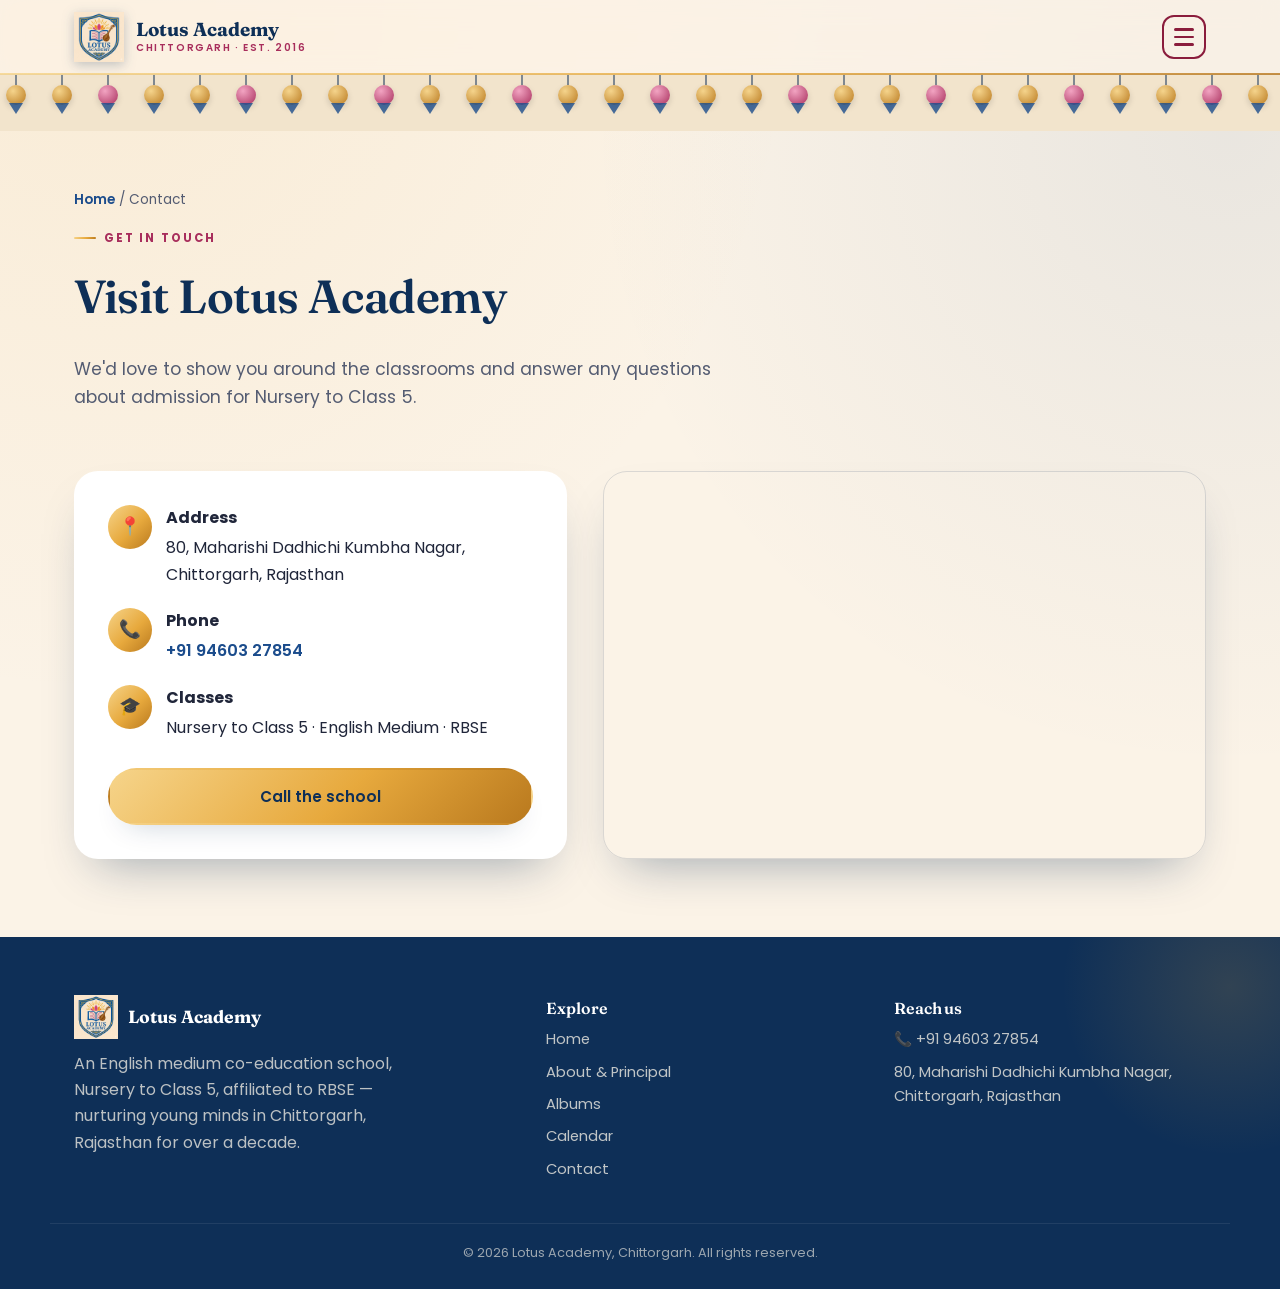
<file: contact.html>
<!DOCTYPE html>
<html lang="en">
<head>
<meta charset="UTF-8">
<meta name="viewport" content="width=device-width, initial-scale=1.0">
<title>Contact Us — Lotus Academy, Chittorgarh</title>
<meta name="description" content="Visit or call Lotus Academy, 80 Maharishi Dadhichi Kumbha Nagar, Chittorgarh, Rajasthan.">
<link rel="preconnect" href="https://fonts.googleapis.com">
<link href="https://fonts.googleapis.com/css2?family=Fraunces:opsz,wght@9..144,400;9..144,600;9..144,700&family=Poppins:wght@400;500;600;700&display=swap" rel="stylesheet">
<link rel="stylesheet" href="styles.css">


  
<!-- Hamburger menu + popup styles -->
<style>
  /* purana nav aur purana toggle button chhupa diye (main.js ke liye element rakha hai) */
  .main-nav { display: none !important; }
  .menu-toggle { display: none !important; }

  .header-actions { display: flex; align-items: center; gap: 10px; margin-left: auto; }
  .header-actions .call-btn { white-space: nowrap; }

  .menu-btn {
    display: inline-flex; flex-direction: column; justify-content: center; align-items: center;
    gap: 5px; width: 44px; height: 44px; padding: 0;
    background: transparent; border: 2px solid var(--maroon, #8a1c3c);
    border-radius: 12px; cursor: pointer; transition: background .2s ease;
  }
  .menu-btn span {
    display: block; width: 20px; height: 2.5px; border-radius: 2px;
    background: var(--maroon, #8a1c3c); transition: transform .25s ease, opacity .25s ease;
  }
  .menu-btn:hover { background: rgba(0,0,0,.05); }
  .menu-btn.open span:nth-child(1) { transform: translateY(7.5px) rotate(45deg); }
  .menu-btn.open span:nth-child(2) { opacity: 0; }
  .menu-btn.open span:nth-child(3) { transform: translateY(-7.5px) rotate(-45deg); }

  .menu-overlay {
    position: fixed; inset: 0; z-index: 9999;
    background: rgba(20, 10, 15, .55); backdrop-filter: blur(3px);
    display: flex; align-items: flex-start; justify-content: flex-end;
    padding: 76px 18px 18px;
    opacity: 0; visibility: hidden; transition: opacity .25s ease, visibility .25s ease;
  }
  .menu-overlay.show { opacity: 1; visibility: visible; }

  .menu-popup {
    width: 100%; max-width: 340px; max-height: calc(100vh - 100px); overflow-y: auto;
    background: #fff; border-radius: 20px; padding: 14px;
    box-shadow: 0 20px 50px rgba(0,0,0,.3);
    transform: translateY(-14px) scale(.97); transition: transform .25s ease;
    font-family: 'Poppins', sans-serif;
  }
  .menu-overlay.show .menu-popup { transform: translateY(0) scale(1); }

  .menu-popup-head {
    display: flex; align-items: center; justify-content: space-between;
    padding: 6px 10px 12px; margin-bottom: 6px; border-bottom: 1px solid rgba(0,0,0,.08);
  }
  .menu-popup-head b { font-family: 'Fraunces', serif; font-size: 1.15rem; color: var(--maroon, #8a1c3c); }
  .menu-close {
    width: 34px; height: 34px; border: 0; border-radius: 50%; cursor: pointer;
    background: rgba(0,0,0,.06); font-size: 1.1rem; line-height: 1;
  }
  .menu-close:hover { background: rgba(0,0,0,.12); }

  .menu-popup nav a {
    display: flex; align-items: center; gap: 12px;
    padding: 12px 14px; margin: 2px 0; border-radius: 12px;
    text-decoration: none; color: #2b2b2b; font-weight: 500; font-size: .98rem;
    transition: background .2s ease, transform .2s ease;
  }
  .menu-popup nav a .ic { width: 26px; text-align: center; font-size: 1.15rem; }
  .menu-popup nav a:hover { background: rgba(0,0,0,.06); transform: translateX(3px); }
  .menu-popup nav a.active { background: var(--maroon, #8a1c3c); color: #fff; }
  .menu-popup .menu-call {
    display: block; text-align: center; margin-top: 10px; padding: 12px 14px;
    border-radius: 12px; background: var(--maroon, #8a1c3c); color: #fff;
    text-decoration: none; font-weight: 600;
  }

  body.menu-open { overflow: hidden; }

  @media (max-width: 520px) {
    .header-actions .call-btn { display: none; } /* chhoti screen par call button popup me milega */
    .menu-overlay { padding: 70px 12px 12px; justify-content: center; }
    .menu-popup { max-width: 100%; }
  }

  /* Page notice card */
  .notice-card {
    max-width: 760px; margin: 34px auto 0; padding: 44px 34px; text-align: center;
    background: #fff; border-radius: 22px; border: 1px solid rgba(0,0,0,.08);
    box-shadow: 0 14px 40px rgba(0,0,0,.08);
  }
  .notice-card .notice-ic {
    width: 84px; height: 84px; margin: 0 auto 18px; display: flex; align-items: center; justify-content: center;
    font-size: 2.4rem; border-radius: 50%; background: rgba(0,0,0,.05);
  }
  .notice-card h3 { font-family: 'Fraunces', serif; font-size: 1.6rem; margin: 0 0 12px; color: var(--maroon, #8a1c3c); }
  .notice-card p { font-family: 'Poppins', sans-serif; line-height: 1.8; margin: 0 0 10px; color: #444; }
  .notice-card .notice-actions { display: flex; gap: 12px; justify-content: center; flex-wrap: wrap; margin-top: 24px; }
  @media (max-width: 520px) { .notice-card { padding: 32px 20px; } }
</style>
  
</head>
<body>

<svg width="0" height="0" style="position:absolute" aria-hidden="true">
  <defs>
    <clipPath id="shieldClip" clipPathUnits="objectBoundingBox">
      <path d="M0.5,0.02 C0.4,0.09 0.25,0.06 0.15,0.13 C0.05,0.20 0.02,0.30 0.02,0.30 L0.02,0.62 C0.02,0.85 0.20,1.0 0.5,1.0 C0.8,1.0 0.98,0.85 0.98,0.62 L0.98,0.30 C0.98,0.30 0.95,0.20 0.85,0.13 C0.75,0.06 0.6,0.09 0.5,0.02 Z"/>
    </clipPath>
  </defs>
</svg>

<header class="site-header">
  <div class="header-inner">
    <a href="index.html" class="brand">
      <img src="logo.jpg" alt="Lotus Academy crest">
      <span class="name">Lotus Academy<small>Chittorgarh · Est. 2016</small></span>
    </a>
    
    <!-- purana nav (khali, hidden) — main.js ke liye element bacha ke rakha hai -->
    <nav class="main-nav" aria-hidden="true"></nav>

    <div class="header-actions">
      
      <button class="menu-btn" id="menuBtn" aria-label="Open menu" aria-expanded="false" aria-controls="menuOverlay">
        <span></span><span></span><span></span>
      </button>
    </div>

    <!-- purana toggle (hidden, sirf compatibility ke liye) -->
    <button class="menu-toggle" aria-label="Toggle menu" aria-expanded="false" aria-hidden="true" tabindex="-1">☰</button>
  </div>
</header>

<!-- Menu popup -->
<div class="menu-overlay" id="menuOverlay" aria-hidden="true">
  <div class="menu-popup" role="dialog" aria-modal="true" aria-label="Site menu">
    <div class="menu-popup-head">
      <b>Menu</b>
      <button class="menu-close" id="menuClose" aria-label="Close menu">✕</button>
    </div>
    <nav>
      <a href="index.html"><span class="ic"></span>Home</a>
      <a href="about.html" ><span class="ic"></span>About &amp; Principal</a>
      <a href="staff.html"><span class="ic"></span>Staff Details</a>
      <a href="fees.html"><span class="ic"></span>Fees Structure</a>
      <a href="gallery.html"><span class="ic"></span>Albums</a>
      <a href="calendar.html"><span class="ic"></span>Calendar</a>
      <a href="contact.html" class="active"><span class="ic"></span>Contact</a>
    </nav>
    <a href="tel:+919460327854" class="menu-call">📞 Call: 9460327854</a>
  </div>
</div>

<div class="toran"></div>

<section class="page-hero">
  <div class="wrap reveal">
    <p class="crumb"><a href="index.html">Home</a> / Contact</p>
    <p class="eyebrow">Get in Touch</p>
    <h1>Visit Lotus Academy</h1>
    <p class="lede">We'd love to show you around the classrooms and answer any questions about admission for Nursery to Class 5.</p>
  </div>
</section>

<section class="section" style="padding-top:0;">
  <div class="wrap contact-grid">
    <div class="contact-card reveal">
      <div class="contact-row">
        <div class="ic">📍</div>
        <div>
          <b>Address</b>
          <p style="margin:4px 0 0;">80, Maharishi Dadhichi Kumbha Nagar,<br>Chittorgarh, Rajasthan</p>
        </div>
      </div>
      <div class="contact-row">
        <div class="ic">📞</div>
        <div>
          <b>Phone</b>
          <p style="margin:4px 0 0;"><a href="tel:+919460327854" style="color:var(--royal);font-weight:600;">+91 94603 27854</a></p>
        </div>
      </div>
      <div class="contact-row">
        <div class="ic">🎓</div>
        <div>
          <b>Classes</b>
          <p style="margin:4px 0 0;">Nursery to Class 5 · English Medium · RBSE</p>
        </div>
      </div>
      <a href="tel:+919460327854" class="btn btn-primary" style="width:100%;justify-content:center;margin-top:6px;">Call the school</a>
    </div>

    <div class="map-frame reveal">
      <iframe
        src="https://www.google.com/maps?q=80,+Maharishi+Dadhichi+Kumbha+Nagar,+Chittorgarh,+Rajasthan&output=embed"
        loading="lazy"
        referrerpolicy="no-referrer-when-downgrade"
        title="Map to Lotus Academy, Chittorgarh">
      </iframe>
    </div>
  </div>
</section>

<footer>
  <div class="wrap footer-grid">
    <div>
      <div class="foot-brand">
        <img src="logo.jpg" alt="Lotus Academy crest">
        <b>Lotus Academy</b>
      </div>
      <p style="opacity:.8;max-width:320px;">An English medium co-education school, Nursery to Class 5, affiliated to RBSE — nurturing young minds in Chittorgarh, Rajasthan for over a decade.</p>
    </div>
    <div>
      <h4>Explore</h4>
      <a href="index.html">Home</a>
      <a href="about.html">About &amp; Principal</a>
      <a href="gallery.html">Albums</a>
       <a href="calendar.html">Calendar</a>
      <a href="contact.html">Contact</a>
    </div>
    <div>
      <h4>Reach us</h4>
      <a href="tel:+919460327854">📞 +91 94603 27854</a>
      <a href="contact.html">80, Maharishi Dadhichi Kumbha Nagar, Chittorgarh, Rajasthan</a>
    </div>
  </div>
  <div class="copyline wrap">© <span id="yr"></span> Lotus Academy, Chittorgarh. All rights reserved.</div>
</footer>

<script>document.getElementById('yr').textContent = new Date().getFullYear();</script>
  <!-- Hamburger menu popup logic -->
<script>
(function () {
  var btn = document.getElementById('menuBtn');
  var overlay = document.getElementById('menuOverlay');
  var closeBtn = document.getElementById('menuClose');
  if (!btn || !overlay) return;

  function openMenu() {
    overlay.classList.add('show');
    overlay.setAttribute('aria-hidden', 'false');
    btn.classList.add('open');
    btn.setAttribute('aria-expanded', 'true');
    document.body.classList.add('menu-open');
  }
  function closeMenu() {
    overlay.classList.remove('show');
    overlay.setAttribute('aria-hidden', 'true');
    btn.classList.remove('open');
    btn.setAttribute('aria-expanded', 'false');
    document.body.classList.remove('menu-open');
  }

  btn.addEventListener('click', function () {
    overlay.classList.contains('show') ? closeMenu() : openMenu();
  });
  closeBtn.addEventListener('click', closeMenu);
  overlay.addEventListener('click', function (e) { if (e.target === overlay) closeMenu(); });
  document.addEventListener('keydown', function (e) { if (e.key === 'Escape') closeMenu(); });
  overlay.querySelectorAll('a').forEach(function (a) { a.addEventListener('click', closeMenu); });
})();
</script>

<script src="main.js"></script>
</body>
</html>
</file>
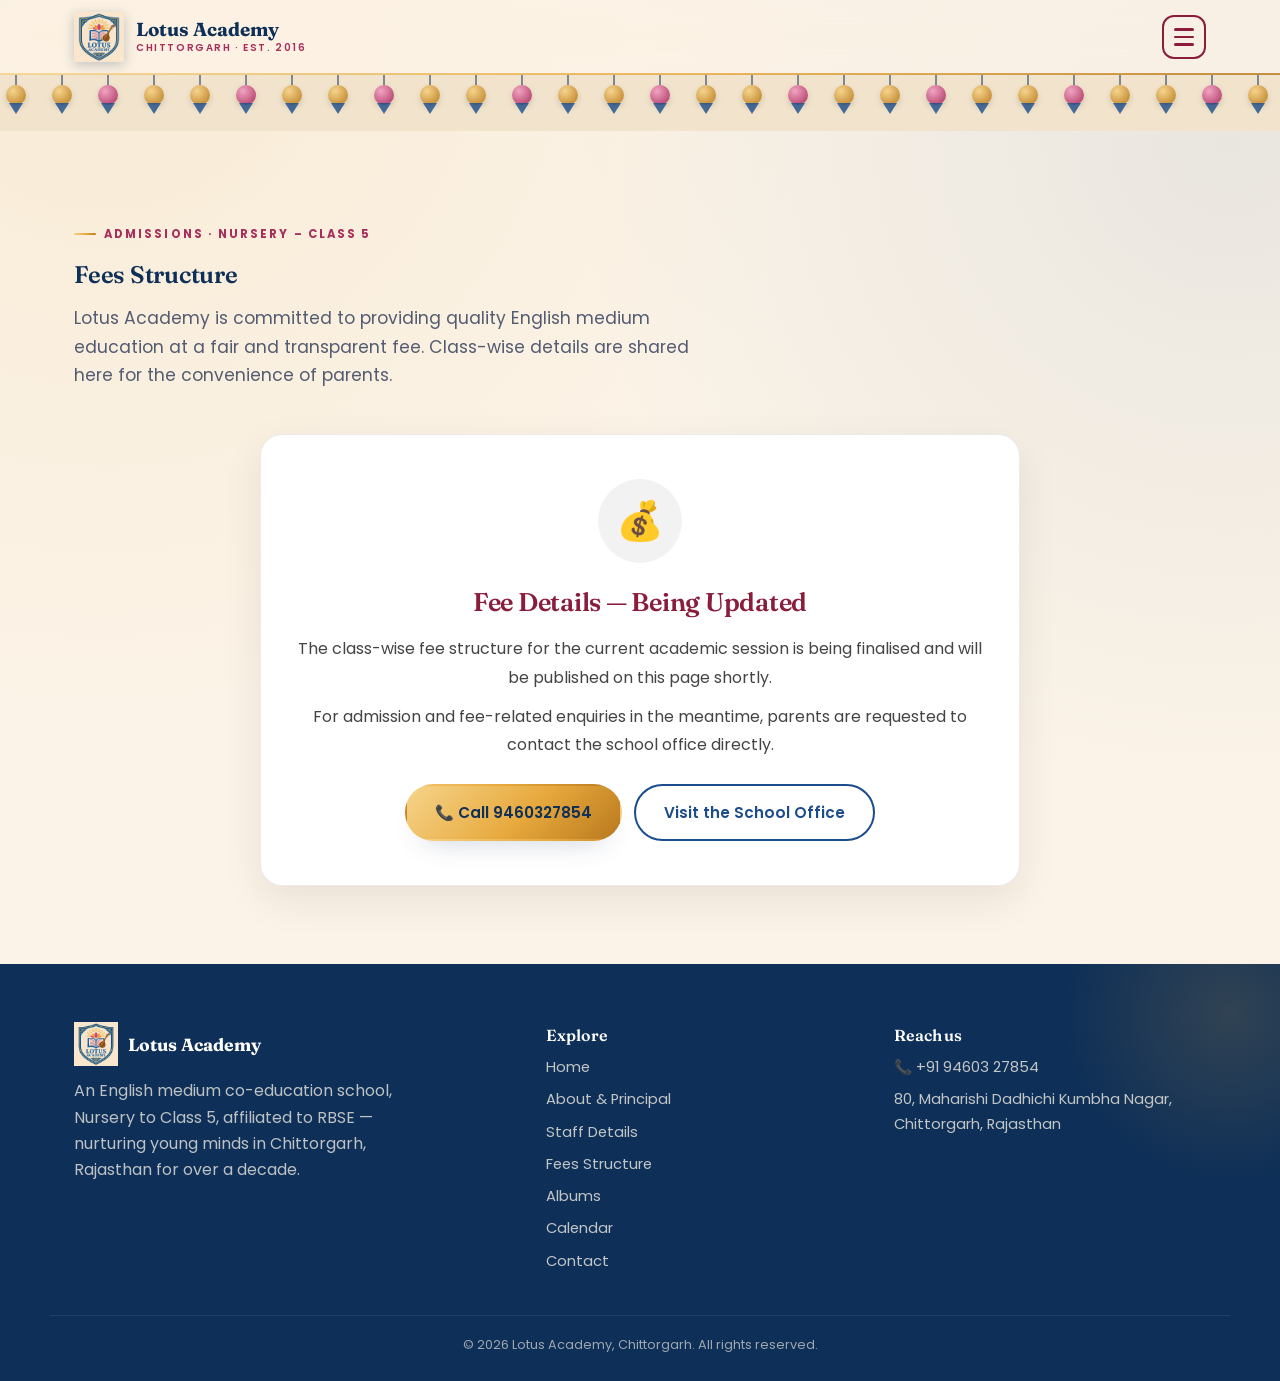
<file: fees.html>
<!DOCTYPE html>
<html lang="en">
<head>
<meta charset="UTF-8">
<meta name="viewport" content="width=device-width, initial-scale=1.0">
<title>Fees Structure — Lotus Academy, Chittorgarh</title>
<meta name="description" content="Fees structure of Lotus Academy, Chittorgarh — an English medium (RBSE) co-education school for Nursery to Class 5.">
<link rel="preconnect" href="https://fonts.googleapis.com">
<link href="https://fonts.googleapis.com/css2?family=Fraunces:opsz,wght@9..144,400;9..144,600;9..144,700&family=Poppins:wght@400;500;600;700&display=swap" rel="stylesheet">
<link rel="stylesheet" href="styles.css">

<!-- Hamburger menu + popup styles -->
<style>
  /* purana nav aur purana toggle button chhupa diye (main.js ke liye element rakha hai) */
  .main-nav { display: none !important; }
  .menu-toggle { display: none !important; }

  .header-actions { display: flex; align-items: center; gap: 10px; margin-left: auto; }
  .header-actions .call-btn { white-space: nowrap; }

  .menu-btn {
    display: inline-flex; flex-direction: column; justify-content: center; align-items: center;
    gap: 5px; width: 44px; height: 44px; padding: 0;
    background: transparent; border: 2px solid var(--maroon, #8a1c3c);
    border-radius: 12px; cursor: pointer; transition: background .2s ease;
  }
  .menu-btn span {
    display: block; width: 20px; height: 2.5px; border-radius: 2px;
    background: var(--maroon, #8a1c3c); transition: transform .25s ease, opacity .25s ease;
  }
  .menu-btn:hover { background: rgba(0,0,0,.05); }
  .menu-btn.open span:nth-child(1) { transform: translateY(7.5px) rotate(45deg); }
  .menu-btn.open span:nth-child(2) { opacity: 0; }
  .menu-btn.open span:nth-child(3) { transform: translateY(-7.5px) rotate(-45deg); }

  .menu-overlay {
    position: fixed; inset: 0; z-index: 9999;
    background: rgba(20, 10, 15, .55); backdrop-filter: blur(3px);
    display: flex; align-items: flex-start; justify-content: flex-end;
    padding: 76px 18px 18px;
    opacity: 0; visibility: hidden; transition: opacity .25s ease, visibility .25s ease;
  }
  .menu-overlay.show { opacity: 1; visibility: visible; }

  .menu-popup {
    width: 100%; max-width: 340px; max-height: calc(100vh - 100px); overflow-y: auto;
    background: #fff; border-radius: 20px; padding: 14px;
    box-shadow: 0 20px 50px rgba(0,0,0,.3);
    transform: translateY(-14px) scale(.97); transition: transform .25s ease;
    font-family: 'Poppins', sans-serif;
  }
  .menu-overlay.show .menu-popup { transform: translateY(0) scale(1); }

  .menu-popup-head {
    display: flex; align-items: center; justify-content: space-between;
    padding: 6px 10px 12px; margin-bottom: 6px; border-bottom: 1px solid rgba(0,0,0,.08);
  }
  .menu-popup-head b { font-family: 'Fraunces', serif; font-size: 1.15rem; color: var(--maroon, #8a1c3c); }
  .menu-close {
    width: 34px; height: 34px; border: 0; border-radius: 50%; cursor: pointer;
    background: rgba(0,0,0,.06); font-size: 1.1rem; line-height: 1;
  }
  .menu-close:hover { background: rgba(0,0,0,.12); }

  .menu-popup nav a {
    display: flex; align-items: center; gap: 12px;
    padding: 12px 14px; margin: 2px 0; border-radius: 12px;
    text-decoration: none; color: #2b2b2b; font-weight: 500; font-size: .98rem;
    transition: background .2s ease, transform .2s ease;
  }
  .menu-popup nav a .ic { width: 26px; text-align: center; font-size: 1.15rem; }
  .menu-popup nav a:hover { background: rgba(0,0,0,.06); transform: translateX(3px); }
  .menu-popup nav a.active { background: var(--maroon, #8a1c3c); color: #fff; }
  .menu-popup .menu-call {
    display: block; text-align: center; margin-top: 10px; padding: 12px 14px;
    border-radius: 12px; background: var(--maroon, #8a1c3c); color: #fff;
    text-decoration: none; font-weight: 600;
  }

  body.menu-open { overflow: hidden; }

  @media (max-width: 520px) {
    .header-actions .call-btn { display: none; } /* chhoti screen par call button popup me milega */
    .menu-overlay { padding: 70px 12px 12px; justify-content: center; }
    .menu-popup { max-width: 100%; }
  }

  /* Page notice card */
  .notice-card {
    max-width: 760px; margin: 34px auto 0; padding: 44px 34px; text-align: center;
    background: #fff; border-radius: 22px; border: 1px solid rgba(0,0,0,.08);
    box-shadow: 0 14px 40px rgba(0,0,0,.08);
  }
  .notice-card .notice-ic {
    width: 84px; height: 84px; margin: 0 auto 18px; display: flex; align-items: center; justify-content: center;
    font-size: 2.4rem; border-radius: 50%; background: rgba(0,0,0,.05);
  }
  .notice-card h3 { font-family: 'Fraunces', serif; font-size: 1.6rem; margin: 0 0 12px; color: var(--maroon, #8a1c3c); }
  .notice-card p { font-family: 'Poppins', sans-serif; line-height: 1.8; margin: 0 0 10px; color: #444; }
  .notice-card .notice-actions { display: flex; gap: 12px; justify-content: center; flex-wrap: wrap; margin-top: 24px; }
  @media (max-width: 520px) { .notice-card { padding: 32px 20px; } }
</style>
</head>
<body>

<svg width="0" height="0" style="position:absolute" aria-hidden="true">
  <defs>
    <clipPath id="shieldClip" clipPathUnits="objectBoundingBox">
      <path d="M0.5,0.02 C0.4,0.09 0.25,0.06 0.15,0.13 C0.05,0.20 0.02,0.30 0.02,0.30 L0.02,0.62 C0.02,0.85 0.20,1.0 0.5,1.0 C0.8,1.0 0.98,0.85 0.98,0.62 L0.98,0.30 C0.98,0.30 0.95,0.20 0.85,0.13 C0.75,0.06 0.6,0.09 0.5,0.02 Z"/>
    </clipPath>
  </defs>
</svg>

<header class="site-header">
  <div class="header-inner">
    <a href="index.html" class="brand">
      <img src="logo.jpg" alt="Lotus Academy crest">
      <span class="name">Lotus Academy<small>Chittorgarh · Est. 2016</small></span>
    </a>

    <!-- purana nav (khali, hidden) — main.js ke liye element bacha ke rakha hai -->
    <!-- purana nav (khali, hidden) — main.js ke liye element bacha ke rakha hai -->
    <nav class="main-nav" aria-hidden="true"></nav>

    <div class="header-actions">
      
      <button class="menu-btn" id="menuBtn" aria-label="Open menu" aria-expanded="false" aria-controls="menuOverlay">
        <span></span><span></span><span></span>
      </button>
    </div>

    <!-- purana toggle (hidden, sirf compatibility ke liye) -->
    <button class="menu-toggle" aria-label="Toggle menu" aria-expanded="false" aria-hidden="true" tabindex="-1">☰</button>
  </div>
</header>

<!-- Menu popup -->
<div class="menu-overlay" id="menuOverlay" aria-hidden="true">
  <div class="menu-popup" role="dialog" aria-modal="true" aria-label="Site menu">
    <div class="menu-popup-head">
      <b>Menu</b>
      <button class="menu-close" id="menuClose" aria-label="Close menu">✕</button>
    </div>
    <nav>
      <a href="index.html"><span class="ic"></span>Home</a>
      <a href="about.html"><span class="ic"></span>About &amp; Principal</a>
      <a href="staff.html"><span class="ic"></span>Staff Details</a>
      <a href="fees.html" class="active"><span class="ic"></span>Fees Structure</a>
      <a href="gallery.html"><span class="ic"></span>Albums</a>
      <a href="calendar.html"><span class="ic"></span>Calendar</a>
      <a href="contact.html"><span class="ic"></span>Contact</a>
    </nav>
    <a href="tel:+919460327854" class="menu-call">📞 Call: 9460327854</a>
  </div>
</div>

<div class="toran"></div>

<section class="section">
  <div class="wrap">
    <div class="section-head reveal">
      <p class="eyebrow">Admissions · Nursery – Class 5</p>
      <h2>Fees Structure</h2>
      <p class="lede">Lotus Academy is committed to providing quality English medium education at a fair and transparent fee. Class-wise details are shared here for the convenience of parents.</p>
    </div>

    <div class="notice-card reveal">
      <div class="notice-ic">💰</div>
      <h3>Fee Details — Being Updated</h3>
      <p>The class-wise fee structure for the current academic session is being finalised and will be published on this page shortly.</p>
      <p>For admission and fee-related enquiries in the meantime, parents are requested to contact the school office directly.</p>
      <div class="notice-actions">
        <a href="tel:+919460327854" class="btn btn-primary">📞 Call 9460327854</a>
        <a href="contact.html" class="btn btn-outline">Visit the School Office</a>
      </div>
    </div>
  </div>
</section>

<footer>
  <div class="wrap footer-grid">
    <div>
      <div class="foot-brand">
        <img src="logo.jpg" alt="Lotus Academy crest">
        <b>Lotus Academy</b>
      </div>
      <p style="opacity:.8;max-width:320px;">An English medium co-education school, Nursery to Class 5, affiliated to RBSE — nurturing young minds in Chittorgarh, Rajasthan for over a decade.</p>
    </div>
    <div>
      <h4>Explore</h4>
      <a href="index.html">Home</a>
      <a href="about.html">About &amp; Principal</a>
      <a href="staff.html">Staff Details</a>
      <a href="fees.html">Fees Structure</a>
      <a href="gallery.html">Albums</a>
      <a href="calendar.html">Calendar</a>
      <a href="contact.html">Contact</a>
    </div>
    <div>
      <h4>Reach us</h4>
      <a href="tel:+919460327854">📞 +91 94603 27854</a>
      <a href="contact.html">80, Maharishi Dadhichi Kumbha Nagar, Chittorgarh, Rajasthan</a>
    </div>
  </div>
  <div class="copyline wrap">© <span id="yr"></span> Lotus Academy, Chittorgarh. All rights reserved.</div>
</footer>

<script>document.getElementById('yr').textContent = new Date().getFullYear();</script>

<!-- Hamburger menu popup logic -->
<script>
(function () {
  var btn = document.getElementById('menuBtn');
  var overlay = document.getElementById('menuOverlay');
  var closeBtn = document.getElementById('menuClose');
  if (!btn || !overlay) return;

  function openMenu() {
    overlay.classList.add('show');
    overlay.setAttribute('aria-hidden', 'false');
    btn.classList.add('open');
    btn.setAttribute('aria-expanded', 'true');
    document.body.classList.add('menu-open');
  }
  function closeMenu() {
    overlay.classList.remove('show');
    overlay.setAttribute('aria-hidden', 'true');
    btn.classList.remove('open');
    btn.setAttribute('aria-expanded', 'false');
    document.body.classList.remove('menu-open');
  }

  btn.addEventListener('click', function () {
    overlay.classList.contains('show') ? closeMenu() : openMenu();
  });
  closeBtn.addEventListener('click', closeMenu);
  overlay.addEventListener('click', function (e) { if (e.target === overlay) closeMenu(); });
  document.addEventListener('keydown', function (e) { if (e.key === 'Escape') closeMenu(); });
  overlay.querySelectorAll('a').forEach(function (a) { a.addEventListener('click', closeMenu); });
})();
</script>

<script src="main.js"></script>
</body>
</html>
</file>
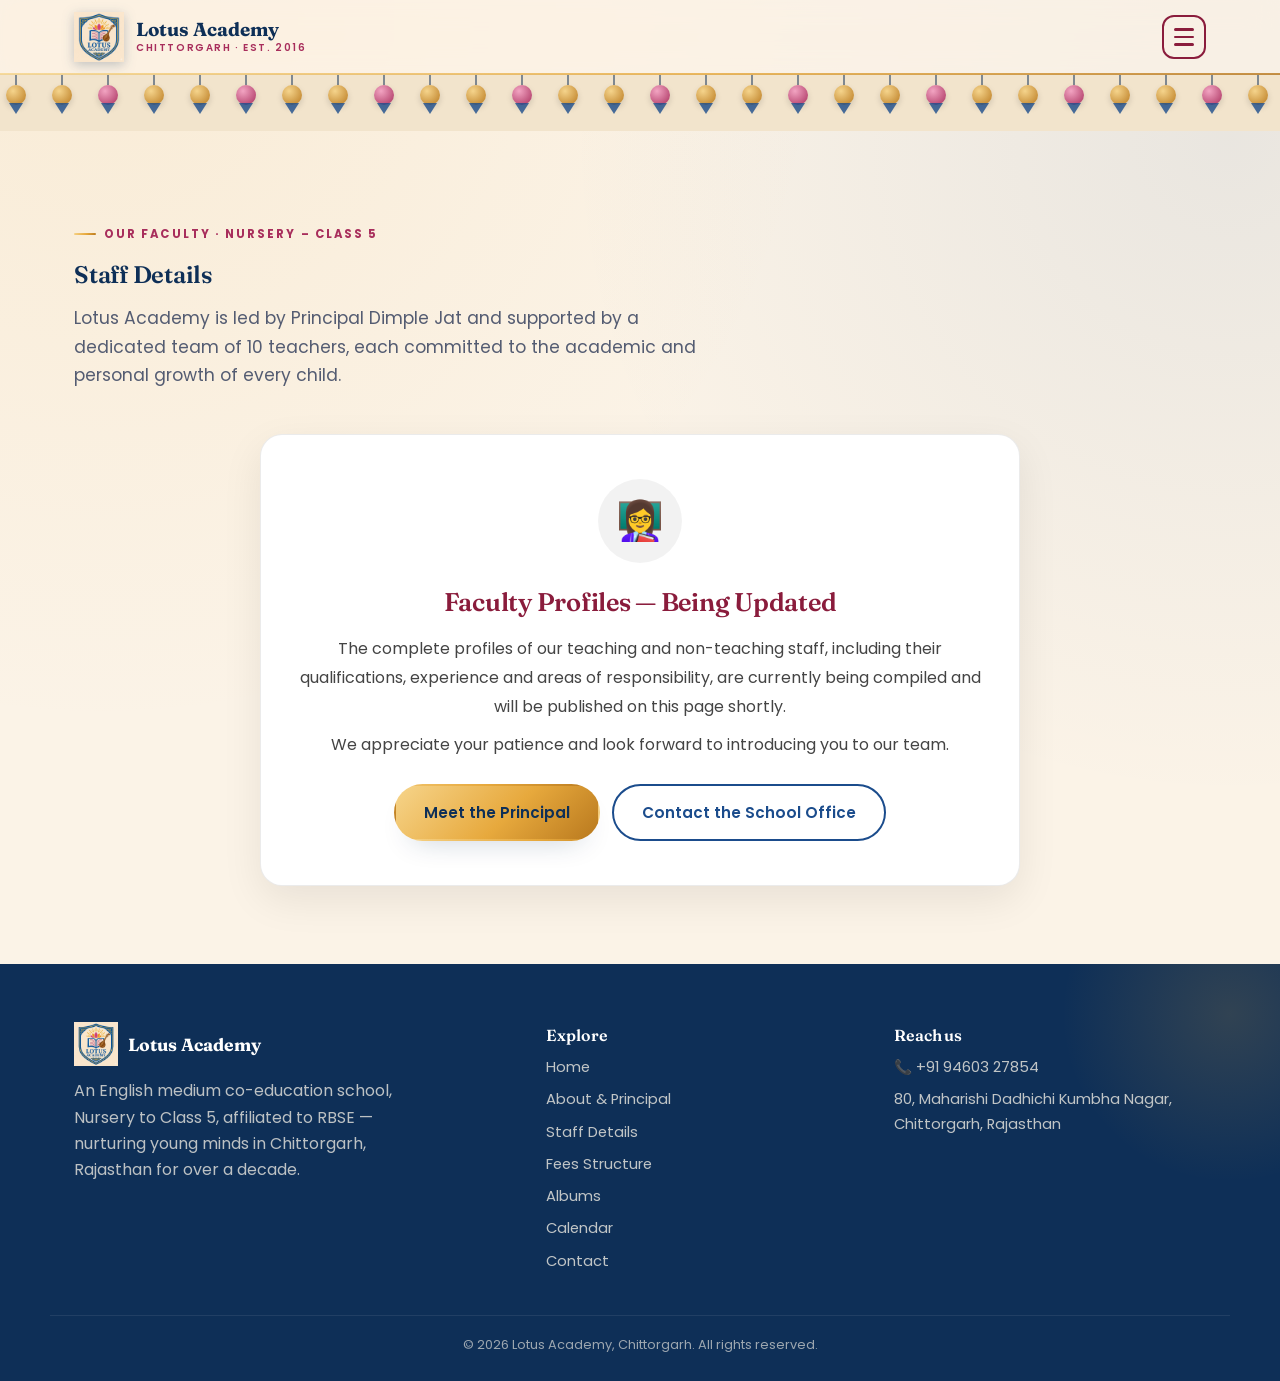
<file: staff.html>
<!DOCTYPE html>
<html lang="en">
<head>
<meta charset="UTF-8">
<meta name="viewport" content="width=device-width, initial-scale=1.0">
<title>Staff Details — Lotus Academy, Chittorgarh</title>
<meta name="description" content="Staff details of Lotus Academy, Chittorgarh — an English medium (RBSE) co-education school for Nursery to Class 5.">
<link rel="preconnect" href="https://fonts.googleapis.com">
<link href="https://fonts.googleapis.com/css2?family=Fraunces:opsz,wght@9..144,400;9..144,600;9..144,700&family=Poppins:wght@400;500;600;700&display=swap" rel="stylesheet">
<link rel="stylesheet" href="styles.css">

<!-- Hamburger menu + popup styles -->
<style>
  /* purana nav aur purana toggle button chhupa diye (main.js ke liye element rakha hai) */
  .main-nav { display: none !important; }
  .menu-toggle { display: none !important; }

  .header-actions { display: flex; align-items: center; gap: 10px; margin-left: auto; }
  .header-actions .call-btn { white-space: nowrap; }

  .menu-btn {
    display: inline-flex; flex-direction: column; justify-content: center; align-items: center;
    gap: 5px; width: 44px; height: 44px; padding: 0;
    background: transparent; border: 2px solid var(--maroon, #8a1c3c);
    border-radius: 12px; cursor: pointer; transition: background .2s ease;
  }
  .menu-btn span {
    display: block; width: 20px; height: 2.5px; border-radius: 2px;
    background: var(--maroon, #8a1c3c); transition: transform .25s ease, opacity .25s ease;
  }
  .menu-btn:hover { background: rgba(0,0,0,.05); }
  .menu-btn.open span:nth-child(1) { transform: translateY(7.5px) rotate(45deg); }
  .menu-btn.open span:nth-child(2) { opacity: 0; }
  .menu-btn.open span:nth-child(3) { transform: translateY(-7.5px) rotate(-45deg); }

  .menu-overlay {
    position: fixed; inset: 0; z-index: 9999;
    background: rgba(20, 10, 15, .55); backdrop-filter: blur(3px);
    display: flex; align-items: flex-start; justify-content: flex-end;
    padding: 76px 18px 18px;
    opacity: 0; visibility: hidden; transition: opacity .25s ease, visibility .25s ease;
  }
  .menu-overlay.show { opacity: 1; visibility: visible; }

  .menu-popup {
    width: 100%; max-width: 340px; max-height: calc(100vh - 100px); overflow-y: auto;
    background: #fff; border-radius: 20px; padding: 14px;
    box-shadow: 0 20px 50px rgba(0,0,0,.3);
    transform: translateY(-14px) scale(.97); transition: transform .25s ease;
    font-family: 'Poppins', sans-serif;
  }
  .menu-overlay.show .menu-popup { transform: translateY(0) scale(1); }

  .menu-popup-head {
    display: flex; align-items: center; justify-content: space-between;
    padding: 6px 10px 12px; margin-bottom: 6px; border-bottom: 1px solid rgba(0,0,0,.08);
  }
  .menu-popup-head b { font-family: 'Fraunces', serif; font-size: 1.15rem; color: var(--maroon, #8a1c3c); }
  .menu-close {
    width: 34px; height: 34px; border: 0; border-radius: 50%; cursor: pointer;
    background: rgba(0,0,0,.06); font-size: 1.1rem; line-height: 1;
  }
  .menu-close:hover { background: rgba(0,0,0,.12); }

  .menu-popup nav a {
    display: flex; align-items: center; gap: 12px;
    padding: 12px 14px; margin: 2px 0; border-radius: 12px;
    text-decoration: none; color: #2b2b2b; font-weight: 500; font-size: .98rem;
    transition: background .2s ease, transform .2s ease;
  }
  .menu-popup nav a .ic { width: 26px; text-align: center; font-size: 1.15rem; }
  .menu-popup nav a:hover { background: rgba(0,0,0,.06); transform: translateX(3px); }
  .menu-popup nav a.active { background: var(--maroon, #8a1c3c); color: #fff; }
  .menu-popup .menu-call {
    display: block; text-align: center; margin-top: 10px; padding: 12px 14px;
    border-radius: 12px; background: var(--maroon, #8a1c3c); color: #fff;
    text-decoration: none; font-weight: 600;
  }

  body.menu-open { overflow: hidden; }

  @media (max-width: 520px) {
    .header-actions .call-btn { display: none; } /* chhoti screen par call button popup me milega */
    .menu-overlay { padding: 70px 12px 12px; justify-content: center; }
    .menu-popup { max-width: 100%; }
  }

  /* Page notice card */
  .notice-card {
    max-width: 760px; margin: 34px auto 0; padding: 44px 34px; text-align: center;
    background: #fff; border-radius: 22px; border: 1px solid rgba(0,0,0,.08);
    box-shadow: 0 14px 40px rgba(0,0,0,.08);
  }
  .notice-card .notice-ic {
    width: 84px; height: 84px; margin: 0 auto 18px; display: flex; align-items: center; justify-content: center;
    font-size: 2.4rem; border-radius: 50%; background: rgba(0,0,0,.05);
  }
  .notice-card h3 { font-family: 'Fraunces', serif; font-size: 1.6rem; margin: 0 0 12px; color: var(--maroon, #8a1c3c); }
  .notice-card p { font-family: 'Poppins', sans-serif; line-height: 1.8; margin: 0 0 10px; color: #444; }
  .notice-card .notice-actions { display: flex; gap: 12px; justify-content: center; flex-wrap: wrap; margin-top: 24px; }
  @media (max-width: 520px) { .notice-card { padding: 32px 20px; } }
</style>
</head>
<body>

<svg width="0" height="0" style="position:absolute" aria-hidden="true">
  <defs>
    <clipPath id="shieldClip" clipPathUnits="objectBoundingBox">
      <path d="M0.5,0.02 C0.4,0.09 0.25,0.06 0.15,0.13 C0.05,0.20 0.02,0.30 0.02,0.30 L0.02,0.62 C0.02,0.85 0.20,1.0 0.5,1.0 C0.8,1.0 0.98,0.85 0.98,0.62 L0.98,0.30 C0.98,0.30 0.95,0.20 0.85,0.13 C0.75,0.06 0.6,0.09 0.5,0.02 Z"/>
    </clipPath>
  </defs>
</svg>

<header class="site-header">
  <div class="header-inner">
    <a href="index.html" class="brand">
      <img src="logo.jpg" alt="Lotus Academy crest">
      <span class="name">Lotus Academy<small>Chittorgarh · Est. 2016</small></span>
    </a>

    <!-- purana nav (khali, hidden) — main.js ke liye element bacha ke rakha hai -->
    <nav class="main-nav" aria-hidden="true"></nav>

    <div class="header-actions">
      
      <button class="menu-btn" id="menuBtn" aria-label="Open menu" aria-expanded="false" aria-controls="menuOverlay">
        <span></span><span></span><span></span>
      </button>
    </div>

    <!-- purana toggle (hidden, sirf compatibility ke liye) -->
    <button class="menu-toggle" aria-label="Toggle menu" aria-expanded="false" aria-hidden="true" tabindex="-1">☰</button>
  </div>
</header>

<!-- Menu popup -->
<div class="menu-overlay" id="menuOverlay" aria-hidden="true">
  <div class="menu-popup" role="dialog" aria-modal="true" aria-label="Site menu">
    <div class="menu-popup-head">
      <b>Menu</b>
      <button class="menu-close" id="menuClose" aria-label="Close menu">✕</button>
    </div>
    <nav>
      <a href="index.html"><span class="ic"></span>Home</a>
      <a href="about.html"><span class="ic"></span>About &amp; Principal</a>
      <a href="staff.html" class="active"><span class="ic"></span>Staff Details</a>
      <a href="fees.html"><span class="ic"></span>Fees Structure</a>
      <a href="gallery.html"><span class="ic"></span>Albums</a>
      <a href="calendar.html"><span class="ic"></span>Calendar</a>
      <a href="contact.html"><span class="ic"></span>Contact</a>
    </nav>
    <a href="tel:+919460327854" class="menu-call">📞 Call: 9460327854</a>
  </div>
</div>

<div class="toran"></div>

<section class="section">
  <div class="wrap">
    <div class="section-head reveal">
      <p class="eyebrow">Our Faculty · Nursery – Class 5</p>
      <h2>Staff Details</h2>
      <p class="lede">Lotus Academy is led by Principal Dimple Jat and supported by a dedicated team of 10 teachers, each committed to the academic and personal growth of every child.</p>
    </div>

    <div class="notice-card reveal">
      <div class="notice-ic">👩‍🏫</div>
      <h3>Faculty Profiles — Being Updated</h3>
      <p>The complete profiles of our teaching and non-teaching staff, including their qualifications, experience and areas of responsibility, are currently being compiled and will be published on this page shortly.</p>
      <p>We appreciate your patience and look forward to introducing you to our team.</p>
      <div class="notice-actions">
        <a href="about.html" class="btn btn-primary">Meet the Principal</a>
        <a href="contact.html" class="btn btn-outline">Contact the School Office</a>
      </div>
    </div>
  </div>
</section>

<footer>
  <div class="wrap footer-grid">
    <div>
      <div class="foot-brand">
        <img src="logo.jpg" alt="Lotus Academy crest">
        <b>Lotus Academy</b>
      </div>
      <p style="opacity:.8;max-width:320px;">An English medium co-education school, Nursery to Class 5, affiliated to RBSE — nurturing young minds in Chittorgarh, Rajasthan for over a decade.</p>
    </div>
    <div>
      <h4>Explore</h4>
      <a href="index.html">Home</a>
      <a href="about.html">About &amp; Principal</a>
      <a href="staff.html">Staff Details</a>
      <a href="fees.html">Fees Structure</a>
      <a href="gallery.html">Albums</a>
      <a href="calendar.html">Calendar</a>
      <a href="contact.html">Contact</a>
    </div>
    <div>
      <h4>Reach us</h4>
      <a href="tel:+919460327854">📞 +91 94603 27854</a>
      <a href="contact.html">80, Maharishi Dadhichi Kumbha Nagar, Chittorgarh, Rajasthan</a>
    </div>
  </div>
  <div class="copyline wrap">© <span id="yr"></span> Lotus Academy, Chittorgarh. All rights reserved.</div>
</footer>

<script>document.getElementById('yr').textContent = new Date().getFullYear();</script>

<!-- Hamburger menu popup logic -->
<script>
(function () {
  var btn = document.getElementById('menuBtn');
  var overlay = document.getElementById('menuOverlay');
  var closeBtn = document.getElementById('menuClose');
  if (!btn || !overlay) return;

  function openMenu() {
    overlay.classList.add('show');
    overlay.setAttribute('aria-hidden', 'false');
    btn.classList.add('open');
    btn.setAttribute('aria-expanded', 'true');
    document.body.classList.add('menu-open');
  }
  function closeMenu() {
    overlay.classList.remove('show');
    overlay.setAttribute('aria-hidden', 'true');
    btn.classList.remove('open');
    btn.setAttribute('aria-expanded', 'false');
    document.body.classList.remove('menu-open');
  }

  btn.addEventListener('click', function () {
    overlay.classList.contains('show') ? closeMenu() : openMenu();
  });
  closeBtn.addEventListener('click', closeMenu);
  overlay.addEventListener('click', function (e) { if (e.target === overlay) closeMenu(); });
  document.addEventListener('keydown', function (e) { if (e.key === 'Escape') closeMenu(); });
  overlay.querySelectorAll('a').forEach(function (a) { a.addEventListener('click', closeMenu); });
})();
</script>

<script src="main.js"></script>
</body>
</html>
</file>
<file: styles.css>
/* ===================================================================
   LOTUS ACADEMY — stylesheet v2
   Pulled directly from the school crest: the ivory shield, the royal-blue
   frame, the gold sunburst behind the lotus, the gold scrollwork corners.

   Palette:  paper #FBF3E7 · ink #20263A · royal #1B4C8C · royal-deep #0E2F57
             gold #E7A93D · gold-deep #B9791E · lotus #D6447A
   Type:     display → 'Fraunces'   body → 'Poppins'
   Signature: the crest sunburst (hero), the shield clip-path frame (photos),
              the gold scrollwork corner (section heads), the marigold
              toran divider — all lifted straight from the logo.
   =================================================================== */

:root{
  --paper:#FBF3E7;
  --paper-deep:#F2E4CC;
  --ink:#20263A;
  --ink-soft:#545C72;
  --royal:#1B4C8C;
  --royal-deep:#0E2F57;
  --gold:#E7A93D;
  --gold-soft:#F5D48C;
  --gold-deep:#B9791E;
  --lotus:#D6447A;
  --lotus-deep:#A82E5C;
  --line: rgba(14,47,87,0.14);
  --grad-gold: linear-gradient(135deg,#F6D48A 0%,#E7A93D 55%,#B9791E 100%);
  --grad-royal: linear-gradient(135deg,#2A5FA0 0%,#0E2F57 100%);
  --shadow: 0 24px 50px -22px rgba(14,47,87,0.4);
  --shadow-soft: 0 14px 30px -18px rgba(14,47,87,0.3);
  --radius: 24px;
  --max: 1180px;
}

*{box-sizing:border-box;}
html{scroll-behavior:smooth;}
body{
  margin:0;
  background:var(--paper);
  color:var(--ink);
  font-family:'Poppins',sans-serif;
  font-size:16px;
  line-height:1.65;
  -webkit-font-smoothing:antialiased;
  overflow-x:hidden;
  background-image:
    radial-gradient(circle at 8% 0%, rgba(231,169,61,.10), transparent 40%),
    radial-gradient(circle at 96% 10%, rgba(27,76,140,.08), transparent 38%);
}
img{max-width:100%;display:block;}
a{color:inherit;text-decoration:none;}
h1,h2,h3,h4{
  font-family:'Fraunces',serif;
  margin:0 0 .4em;
  color:var(--royal-deep);
  font-weight:600;
  letter-spacing:-.01em;
}
p{margin:0 0 1em;}
.wrap{max-width:var(--max);margin:0 auto;padding:0 24px;position:relative;}
.eyebrow{
  font-family:'Poppins',sans-serif;
  text-transform:uppercase;
  letter-spacing:.18em;
  font-size:.72rem;
  font-weight:700;
  color:var(--lotus-deep);
  display:inline-flex;align-items:center;gap:8px;
}
.eyebrow::before{content:"";width:22px;height:2px;background:var(--grad-gold);display:inline-block;border-radius:2px;}
.lede{font-size:1.08rem;color:var(--ink-soft);max-width:640px;}
.center{text-align:center;margin-left:auto;margin-right:auto;}
:focus-visible{outline:3px solid var(--lotus);outline-offset:3px;}
@media (prefers-reduced-motion:reduce){*{animation:none!important;transition:none!important;scroll-behavior:auto!important;}}

/* ---------- scroll-reveal ---------- */
.reveal{opacity:0;transform:translateY(26px);transition:opacity .7s cubic-bezier(.2,.7,.3,1), transform .7s cubic-bezier(.2,.7,.3,1);}
.reveal.in{opacity:1;transform:translateY(0);}
.reveal-stagger > *{opacity:0;transform:translateY(22px);transition:opacity .6s ease, transform .6s ease;}
.reveal-stagger.in > *{opacity:1;transform:translateY(0);}
.reveal-stagger.in > *:nth-child(1){transition-delay:.02s;}
.reveal-stagger.in > *:nth-child(2){transition-delay:.10s;}
.reveal-stagger.in > *:nth-child(3){transition-delay:.18s;}
.reveal-stagger.in > *:nth-child(4){transition-delay:.26s;}
.reveal-stagger.in > *:nth-child(5){transition-delay:.34s;}
.reveal-stagger.in > *:nth-child(6){transition-delay:.42s;}
.reveal-stagger.in > *:nth-child(7){transition-delay:.50s;}
.reveal-stagger.in > *:nth-child(8){transition-delay:.58s;}

/* ---------- header ---------- */
.site-header{
  position:sticky;top:0;z-index:80;
  background:rgba(251,243,231,0.78);
  backdrop-filter:blur(14px) saturate(1.4);
  -webkit-backdrop-filter:blur(14px) saturate(1.4);
  border-bottom:1px solid var(--line);
}
.site-header::after{
  content:"";position:absolute;left:0;right:0;bottom:-1px;height:2px;
  background:var(--grad-gold);opacity:.8;
}
.header-inner{display:flex;align-items:center;justify-content:space-between;padding:12px 24px;max-width:var(--max);margin:0 auto;}
.brand{display:flex;align-items:center;gap:12px;}
.brand img{width:50px;height:50px;object-fit:cover;filter:drop-shadow(0 3px 6px rgba(14,47,87,.25));}
.brand .name{font-family:'Fraunces',serif;font-weight:700;font-size:1.18rem;color:var(--royal-deep);line-height:1.1;}
.brand .name small{display:block;font-family:'Poppins',sans-serif;font-weight:600;font-size:.62rem;letter-spacing:.16em;text-transform:uppercase;color:var(--lotus-deep);margin-top:2px;}

/* purana nav aur purana ☰ button ab use nahi hote — hamesha hidden */
.menu-toggle,
.main-nav{display:none !important;}

.call-btn{
  background:var(--grad-royal);color:#fff;padding:11px 20px;border-radius:100px;font-weight:600;font-size:.86rem;
  display:inline-flex;align-items:center;gap:8px;box-shadow:var(--shadow-soft);white-space:nowrap;
  position:relative;overflow:hidden;
}
.call-btn::before{
  content:"";position:absolute;top:0;left:-60%;width:40%;height:100%;
  background:linear-gradient(120deg, transparent, rgba(255,255,255,.5), transparent);
  transform:skewX(-20deg);transition:left .6s ease;
}
.call-btn:hover::before{left:130%;}



/* ---------- toran / marigold garland divider — signature ---------- */
.toran{position:relative;height:56px;width:100%;overflow:hidden;background:var(--paper-deep);}
.toran-row{position:absolute;inset:0;display:flex;align-items:flex-start;gap:26px;padding-left:6px;animation:toranDrift 26s linear infinite;width:max-content;}
.toran-unit{display:flex;flex-direction:column;align-items:center;transform-origin:top center;animation:toranSway 3.2s ease-in-out infinite;}
.toran-unit:nth-child(odd){animation-delay:.4s;}
.toran-unit .string{width:2px;height:10px;background:var(--royal-deep);opacity:.5;}
.toran-unit .bloom{
  width:20px;height:20px;border-radius:50%;
  background:radial-gradient(circle at 35% 30%, var(--gold-soft), var(--gold-deep));
  box-shadow:0 3px 6px rgba(0,0,0,.15);
}
.toran-unit:nth-child(3n) .bloom{background:radial-gradient(circle at 35% 30%, #f2a4c2, var(--lotus-deep));}
.toran-unit .leaf{width:0;height:0;border-left:7px solid transparent;border-right:7px solid transparent;border-top:11px solid var(--royal);margin-top:-2px;opacity:.8;}
@keyframes toranSway{0%,100%{transform:rotate(-4deg);}50%{transform:rotate(4deg);}}
@keyframes toranDrift{from{transform:translateX(0);}to{transform:translateX(-50%);}}

/* ---------- buttons ---------- */
.btn{
  display:inline-flex;align-items:center;gap:10px;padding:14px 28px;border-radius:100px;
  font-weight:600;font-size:.95rem;border:2px solid transparent;cursor:pointer;transition:transform .2s, box-shadow .2s;
  position:relative;overflow:hidden;
}
.btn-primary{background:var(--grad-gold);color:var(--royal-deep);box-shadow:var(--shadow-soft);}
.btn-primary:hover{transform:translateY(-2px);box-shadow:var(--shadow);}
.btn-outline{border-color:var(--royal);color:var(--royal);background:transparent;}
.btn-outline:hover{background:var(--royal);color:#fff;transform:translateY(-2px);}
.btn-ghost{color:var(--royal-deep);border-color:var(--line);}
.btn-ghost:hover{border-color:var(--royal);}
.btn::after{
  content:"";position:absolute;top:0;left:-60%;width:35%;height:100%;
  background:linear-gradient(120deg, transparent, rgba(255,255,255,.55), transparent);
  transform:skewX(-20deg);transition:left .6s ease;
}
.btn:hover::after{left:130%;}

/* ---------- hero ---------- */
.hero{padding:70px 0 46px;position:relative;}
.sunburst{
  position:absolute;top:-120px;left:50%;width:900px;height:900px;transform:translateX(-52%);
  background:repeating-conic-gradient(from 0deg, rgba(231,169,61,.16) 0deg 4deg, transparent 4deg 16deg);
  border-radius:50%;
  -webkit-mask-image:radial-gradient(circle, black 30%, transparent 68%);
  mask-image:radial-gradient(circle, black 30%, transparent 68%);
  animation:spin 140s linear infinite;
  pointer-events:none;z-index:0;
}
@keyframes spin{to{transform:translateX(-52%) rotate(360deg);}}
.hero-inner{display:grid;grid-template-columns:1.05fr .95fr;gap:48px;align-items:center;position:relative;z-index:1;}
.hero h1{font-size:clamp(2.2rem,4vw,3.5rem);line-height:1.08;}
.hero h1 em{font-style:normal;color:var(--lotus-deep);}
.hero-badges{display:flex;flex-wrap:wrap;gap:10px;margin:22px 0 28px;}
.badge{
  background:#fff;border:1px solid var(--line);padding:9px 15px;border-radius:100px;
  font-size:.8rem;font-weight:600;color:var(--royal-deep);display:inline-flex;gap:7px;align-items:center;
  box-shadow:0 6px 14px -10px rgba(14,47,87,.4);
}
.badge .dot{width:6px;height:6px;border-radius:50%;background:var(--grad-gold);}
.hero-cta{display:flex;gap:14px;flex-wrap:wrap;}

/* shield-clip crest frame, straight off the logo */
.crest-frame{
  position:relative;
  clip-path:url(#shieldClip);
  aspect-ratio:.86/1;
  box-shadow:var(--shadow);
}
.crest-frame img{width:100%;height:100%;object-fit:cover;}
.crest-frame::after{
  content:"";position:absolute;inset:0;clip-path:url(#shieldClip);
  box-shadow:inset 0 0 0 6px rgba(255,255,255,.9), inset 0 0 0 9px var(--gold);
  pointer-events:none;
}
.crest-stage{position:relative;max-width:340px;margin:0 auto;}
.crest-glow{
  position:absolute;inset:-30px;border-radius:50%;
  background:radial-gradient(circle, rgba(231,169,61,.35), transparent 70%);
  z-index:-1;filter:blur(6px);
}
.crest-mini{position:absolute;width:44%;clip-path:url(#shieldClip);aspect-ratio:.86/1;box-shadow:var(--shadow-soft);border:4px solid #fff;outline:2px solid var(--gold);}
.crest-mini img{width:100%;height:100%;object-fit:cover;}
.crest-mini.a{bottom:-8%;right:-12%;transform:rotate(8deg);animation:floaty 6s ease-in-out infinite;}
.crest-mini.b{top:-6%;left:-14%;transform:rotate(-9deg);animation:floaty 7s ease-in-out infinite 1s;}
@keyframes floaty{0%,100%{translate:0 0;}50%{translate:0 -10px;}}

@media (max-width:900px){
  .hero-inner{grid-template-columns:1fr;}
  .sunburst{width:600px;height:600px;top:-60px;}
  .crest-stage{margin-top:20px;max-width:280px;}
}

/* ---------- stat strip ---------- */
.stat-strip{background:var(--grad-royal);color:#fff;padding:38px 0;position:relative;overflow:hidden;}
.stat-strip::before{
  content:"";position:absolute;inset:0;
  background-image:radial-gradient(circle, rgba(255,255,255,.12) 1.5px, transparent 1.5px);
  background-size:26px 26px;opacity:.5;
}
.stat-grid{display:grid;grid-template-columns:repeat(4,1fr);gap:20px;text-align:center;position:relative;}
.stat-grid .num{font-family:'Fraunces',serif;font-size:2.3rem;color:var(--gold-soft);font-weight:700;}
.stat-grid .lbl{font-size:.78rem;text-transform:uppercase;letter-spacing:.1em;opacity:.85;}
@media (max-width:700px){.stat-grid{grid-template-columns:repeat(2,1fr);row-gap:26px;}}

/* ---------- section shell ---------- */
.section{padding:78px 0;}
.section-head{max-width:640px;margin-bottom:44px;}
.section-head.center{max-width:680px;}
.section.alt{background:var(--paper-deep);position:relative;}

/* gold scrollwork corner ornament, straight from the crest */
.flourish{position:absolute;width:52px;height:52px;color:var(--gold-deep);opacity:.55;}
.flourish.tl{top:6px;left:0;}
.flourish.tr{top:6px;right:0;transform:scaleX(-1);}
.section-head{position:relative;padding-top:8px;}

/* ---------- about split ---------- */
.split{display:grid;grid-template-columns:.9fr 1.1fr;gap:52px;align-items:center;}
.split .crest-frame{max-width:420px;}
@media (max-width:860px){.split{grid-template-columns:1fr;}.split .crest-frame{max-width:280px;margin:0 auto;}}

/* ---------- activity / event cards ---------- */
.grid-cards{display:grid;grid-template-columns:repeat(4,1fr);gap:22px;}
@media (max-width:980px){.grid-cards{grid-template-columns:repeat(2,1fr);}}
@media (max-width:520px){.grid-cards{grid-template-columns:1fr;}}
.event-card{
  background:#fff;border-radius:18px;overflow:hidden;border:1px solid var(--line);
  transition:transform .35s cubic-bezier(.2,.8,.3,1), box-shadow .35s;
  transform-style:preserve-3d;perspective:800px;
}
.event-card:hover{transform:translateY(-8px) rotateX(3deg);box-shadow:var(--shadow);}
.event-card .thumb{aspect-ratio:4/3;overflow:hidden;}
.event-card .thumb img{width:100%;height:100%;object-fit:cover;transition:transform .5s ease;}
.event-card:hover .thumb img{transform:scale(1.08);}
.event-card .cap{padding:15px 16px;position:relative;}
.event-card .cap::before{content:"";position:absolute;top:0;left:16px;right:16px;height:2px;background:var(--grad-gold);opacity:0;transition:opacity .3s;}
.event-card:hover .cap::before{opacity:1;}
.event-card .cap .tag{font-size:.7rem;color:var(--lotus-deep);text-transform:uppercase;letter-spacing:.1em;font-weight:700;}
.event-card .cap h4{margin:4px 0 0;font-size:1.05rem;}
.event-card.soon{opacity:.65;}
.event-card.soon .thumb{display:flex;align-items:center;justify-content:center;background:var(--paper-deep);}
.event-card.soon .thumb span{font-family:'Fraunces',serif;color:var(--royal);font-size:1.6rem;}

/* ---------- quote / principal message ---------- */
.quote-block{
  background:var(--grad-royal);color:#fff;border-radius:var(--radius);padding:48px;position:relative;overflow:hidden;
  box-shadow:var(--shadow);
}
.quote-block::before{
  content:"\201C";position:absolute;top:-40px;left:24px;font-family:'Fraunces',serif;font-size:10rem;
  color:rgba(255,255,255,.14);
}
.quote-block::after{
  content:"";position:absolute;bottom:-40%;right:-10%;width:340px;height:340px;border-radius:50%;
  background:radial-gradient(circle, rgba(231,169,61,.25), transparent 70%);
}
.quote-block p{font-size:1.25rem;font-family:'Fraunces',serif;font-weight:500;position:relative;z-index:1;}
.quote-attrib{display:flex;align-items:center;gap:14px;margin-top:20px;position:relative;z-index:1;}
.quote-attrib img{width:56px;height:56px;border-radius:50%;object-fit:cover;border:3px solid var(--gold);}
.quote-attrib .who b{display:block;}
.quote-attrib .who span{font-size:.8rem;opacity:.8;}

/* ---------- footer ---------- */
footer{background:var(--royal-deep);color:#e8e6df;padding:58px 0 26px;position:relative;overflow:hidden;}
footer::before{
  content:"";position:absolute;top:-120px;right:-120px;width:340px;height:340px;border-radius:50%;
  background:radial-gradient(circle, rgba(231,169,61,.16), transparent 70%);
}
.footer-grid{display:grid;grid-template-columns:1.4fr 1fr 1fr;gap:36px;position:relative;}
.footer-grid h4{color:#fff;font-size:1rem;}
.footer-grid a{opacity:.82;display:block;margin-bottom:8px;font-size:.92rem;transition:opacity .2s, color .2s;}
.footer-grid a:hover{opacity:1;color:var(--gold-soft);}
.foot-brand{display:flex;gap:10px;align-items:center;margin-bottom:12px;}
.foot-brand img{width:44px;height:44px;}
.foot-brand b{font-family:'Fraunces',serif;color:#fff;font-size:1.1rem;}
.copyline{border-top:1px solid rgba(255,255,255,.12);margin-top:34px;padding-top:18px;font-size:.8rem;opacity:.65;text-align:center;position:relative;}

@media (max-width:760px){.footer-grid{grid-template-columns:1fr;}}

/* ---------- inner page hero ---------- */
.page-hero{padding:58px 0 42px;text-align:left;position:relative;}
.page-hero h1{font-size:clamp(2rem,4vw,2.9rem);}
.crumb{font-size:.85rem;color:var(--ink-soft);margin-bottom:10px;}
.crumb a{color:var(--royal);font-weight:600;}
.crumb a:hover{color:var(--lotus-deep);}

/* ---------- principal profile ---------- */
.principal-card{display:grid;grid-template-columns:.7fr 1.3fr;gap:44px;align-items:center;background:#fff;border-radius:var(--radius);padding:40px;box-shadow:var(--shadow);}
.principal-card .crest-frame{max-width:270px;}
.principal-card h3{margin-bottom:2px;font-size:1.7rem;}
.principal-card .role{color:var(--lotus-deep);font-weight:600;font-size:.85rem;text-transform:uppercase;letter-spacing:.08em;margin-bottom:16px;}
@media (max-width:760px){.principal-card{grid-template-columns:1fr;text-align:center;}.principal-card .crest-frame{max-width:210px;margin:0 auto;}}

/* letter styling for principal's message */
.letter{
  background:#fff;border-radius:var(--radius);padding:46px;box-shadow:var(--shadow);
  border-top:6px solid transparent;border-image:var(--grad-gold) 1;position:relative;
}
.letter .sign{margin-top:26px;font-family:'Fraunces',serif;font-style:italic;font-size:1.2rem;color:var(--royal-deep);}

/* ---------- gallery filters ---------- */
.filters{display:flex;flex-wrap:wrap;gap:10px;margin-bottom:38px;}
.filter-btn{
  background:#fff;border:1px solid var(--line);padding:9px 18px;border-radius:100px;font-weight:600;font-size:.85rem;
  cursor:pointer;color:var(--ink-soft);transition:.2s;
}
.filter-btn.active, .filter-btn:hover{background:var(--grad-royal);color:#fff;border-color:transparent;}

.album{margin-bottom:58px;}
.album-head{display:flex;align-items:baseline;justify-content:space-between;flex-wrap:wrap;gap:10px;margin-bottom:18px;border-bottom:2px dashed var(--line);padding-bottom:12px;}
.album-head h3{margin:0;}
.year-pill{background:var(--grad-gold);color:#3a2306;padding:5px 14px;border-radius:100px;font-size:.75rem;font-weight:700;letter-spacing:.03em;}
.photo-grid{display:grid;grid-template-columns:repeat(4,1fr);gap:14px;}
@media (max-width:900px){.photo-grid{grid-template-columns:repeat(3,1fr);}}
@media (max-width:600px){.photo-grid{grid-template-columns:repeat(2,1fr);}}
.photo-grid button{
  border:none;padding:0;background:none;cursor:zoom-in;border-radius:14px;overflow:hidden;aspect-ratio:1/1;
  position:relative;box-shadow:0 2px 10px -4px rgba(14,47,87,.25);
}
.photo-grid img{width:100%;height:100%;object-fit:cover;transition:transform .45s ease;}
.photo-grid button::after{
  content:"";position:absolute;inset:0;background:linear-gradient(to top, rgba(14,47,87,.35), transparent 45%);
  opacity:0;transition:opacity .3s;
}
.photo-grid button:hover img{transform:scale(1.1);}
.photo-grid button:hover::after{opacity:1;}
.album.soon .photo-grid{display:flex;flex-wrap:wrap;}
.soon-card{
  flex:1;min-width:120px;background:var(--paper-deep);border-radius:12px;aspect-ratio:3/1;display:flex;align-items:center;justify-content:center;
  font-family:'Fraunces',serif;color:var(--royal);font-style:italic;
}

/* lightbox */
.lightbox{position:fixed;inset:0;background:rgba(14,17,26,.92);display:none;align-items:center;justify-content:center;z-index:200;padding:24px;}
.lightbox.open{display:flex;animation:fadeIn .25s ease;}
@keyframes fadeIn{from{opacity:0;}to{opacity:1;}}
.lightbox img{max-width:min(90vw,900px);max-height:84vh;border-radius:10px;box-shadow:0 20px 60px rgba(0,0,0,.5);}
.lightbox-close{position:absolute;top:22px;right:28px;color:#fff;font-size:2rem;background:none;border:none;cursor:pointer;}

/* ---------- contact page ---------- */
.contact-grid{display:grid;grid-template-columns:.9fr 1.1fr;gap:36px;}
.contact-card{background:#fff;border-radius:var(--radius);padding:34px;box-shadow:var(--shadow);}
.contact-row{display:flex;gap:14px;margin-bottom:20px;align-items:flex-start;}
.contact-row .ic{
  width:44px;height:44px;border-radius:50%;background:var(--grad-gold);display:flex;align-items:center;justify-content:center;
  flex-shrink:0;color:var(--royal-deep);font-size:1.1rem;
}
.map-frame{border-radius:var(--radius);overflow:hidden;box-shadow:var(--shadow);border:1px solid var(--line);min-height:340px;}
.map-frame iframe{width:100%;height:100%;min-height:340px;border:0;display:block;}

/* ---------- gallery admin (add / delete photos) ---------- */
.admin-bar{display:flex;gap:10px;margin-bottom:20px;}
.admin-login-btn,.admin-logout-btn{
  background:#fff;border:1px solid var(--line);padding:8px 16px;border-radius:100px;font-weight:600;font-size:.82rem;cursor:pointer;color:var(--royal-deep);
  display:inline-flex;align-items:center;gap:6px;transition:.2s;
}
.admin-login-btn:hover,.admin-logout-btn:hover{border-color:var(--royal);color:var(--royal);}

.add-tile{
  border:2px dashed var(--gold-deep)!important;border-radius:12px;
  display:flex!important;flex-direction:column;align-items:center;justify-content:center;gap:2px;
  background:var(--paper-deep)!important;cursor:pointer!important;color:var(--gold-deep);
}
.add-tile span{font-size:1.8rem;line-height:1;}
.add-tile small{font-size:.68rem;font-weight:700;text-transform:uppercase;letter-spacing:.03em;}
.add-tile:hover{background:#fff!important;}

.delete-btn{
  position:absolute;top:6px;right:6px;width:24px;height:24px;border-radius:50%;
  background:rgba(20,20,20,.78);color:#fff;display:none;align-items:center;justify-content:center;
  font-size:.75rem;line-height:1;z-index:2;cursor:pointer;
}
body.is-admin .delete-btn{display:flex;}
.delete-btn:hover{background:var(--maroon);}

.admin-modal{position:fixed;inset:0;background:rgba(14,17,26,.6);display:flex;align-items:center;justify-content:center;z-index:300;padding:20px;}
.admin-modal-box{background:#fff;border-radius:16px;padding:30px;max-width:340px;width:100%;box-shadow:var(--shadow);}
.admin-modal-box h3{margin-bottom:6px;}
.admin-modal-box p{font-size:.88rem;color:var(--ink-soft);margin-bottom:0;}
.admin-modal-box input{width:100%;padding:11px 12px;border:1px solid var(--line);border-radius:8px;margin:12px 0;font-size:.95rem;font-family:'Poppins',sans-serif;}
.admin-modal-actions{display:flex;gap:10px;justify-content:flex-end;}
.admin-modal-error{color:#B23A2E;font-size:.82rem;margin-top:8px;}
.upload-progress{font-size:.78rem;color:var(--royal);margin-top:8px;}

/* utility */
.mt-0{margin-top:0;}

/* =========================================================
   MOBILE RESPONSIVE — HOME
   ========================================================= */

@media (max-width: 600px){

  .wrap{
    padding-left:18px;
    padding-right:18px;
  }

  .header-inner{
    padding:10px 18px;
  }

  .brand img{
    width:44px;
    height:44px;
  }

  .brand .name{
    font-size:1.05rem;
  }

  .brand .name small{
    font-size:.55rem;
  }

  /* Hero */
  .hero{
    padding:45px 0 35px;
  }

  .hero-inner{
    gap:35px;
  }

  .hero h1{
    font-size:2.15rem;
    line-height:1.1;
  }

  .hero .lede{
    font-size:.95rem;
  }

  .hero-badges{
    gap:8px;
    margin:18px 0 22px;
  }

  .badge{
    padding:7px 11px;
    font-size:.72rem;
  }

  .hero-cta{
    flex-direction:column;
    width:100%;
  }

  .hero-cta .btn{
    width:100%;
    justify-content:center;
  }

  .sunburst{
    width:450px;
    height:450px;
    top:-30px;
  }

  .crest-stage{
    max-width:235px;
  }

  .crest-mini{
    width:38%;
  }

  /* Sections */
  .section{
    padding:55px 0;
  }

  .section-head{
    margin-bottom:30px;
  }

  .lede{
    font-size:.95rem;
  }

  /* Stats */
  .stat-strip{
    padding:28px 0;
  }

  .stat-grid{
    grid-template-columns:repeat(2,1fr);
    gap:22px 10px;
  }

  .stat-grid .num{
    font-size:1.8rem;
  }

  .stat-grid .lbl{
    font-size:.65rem;
  }

  /* About split */
  .split{
    grid-template-columns:1fr;
    gap:30px;
  }

  /* Quote */
  .quote-block{
    padding:30px 22px;
    border-radius:18px;
  }

  .quote-block p{
    font-size:1.05rem;
  }

  /* Cards */
  .grid-cards{
    grid-template-columns:1fr;
    gap:16px;
  }

  /* Footer */
  footer{
    padding:45px 0 22px;
  }

  .footer-grid{
    grid-template-columns:1fr;
    gap:28px;
    text-align:center;
  }

  .foot-brand{
    justify-content:center;
  }

}
</file>
